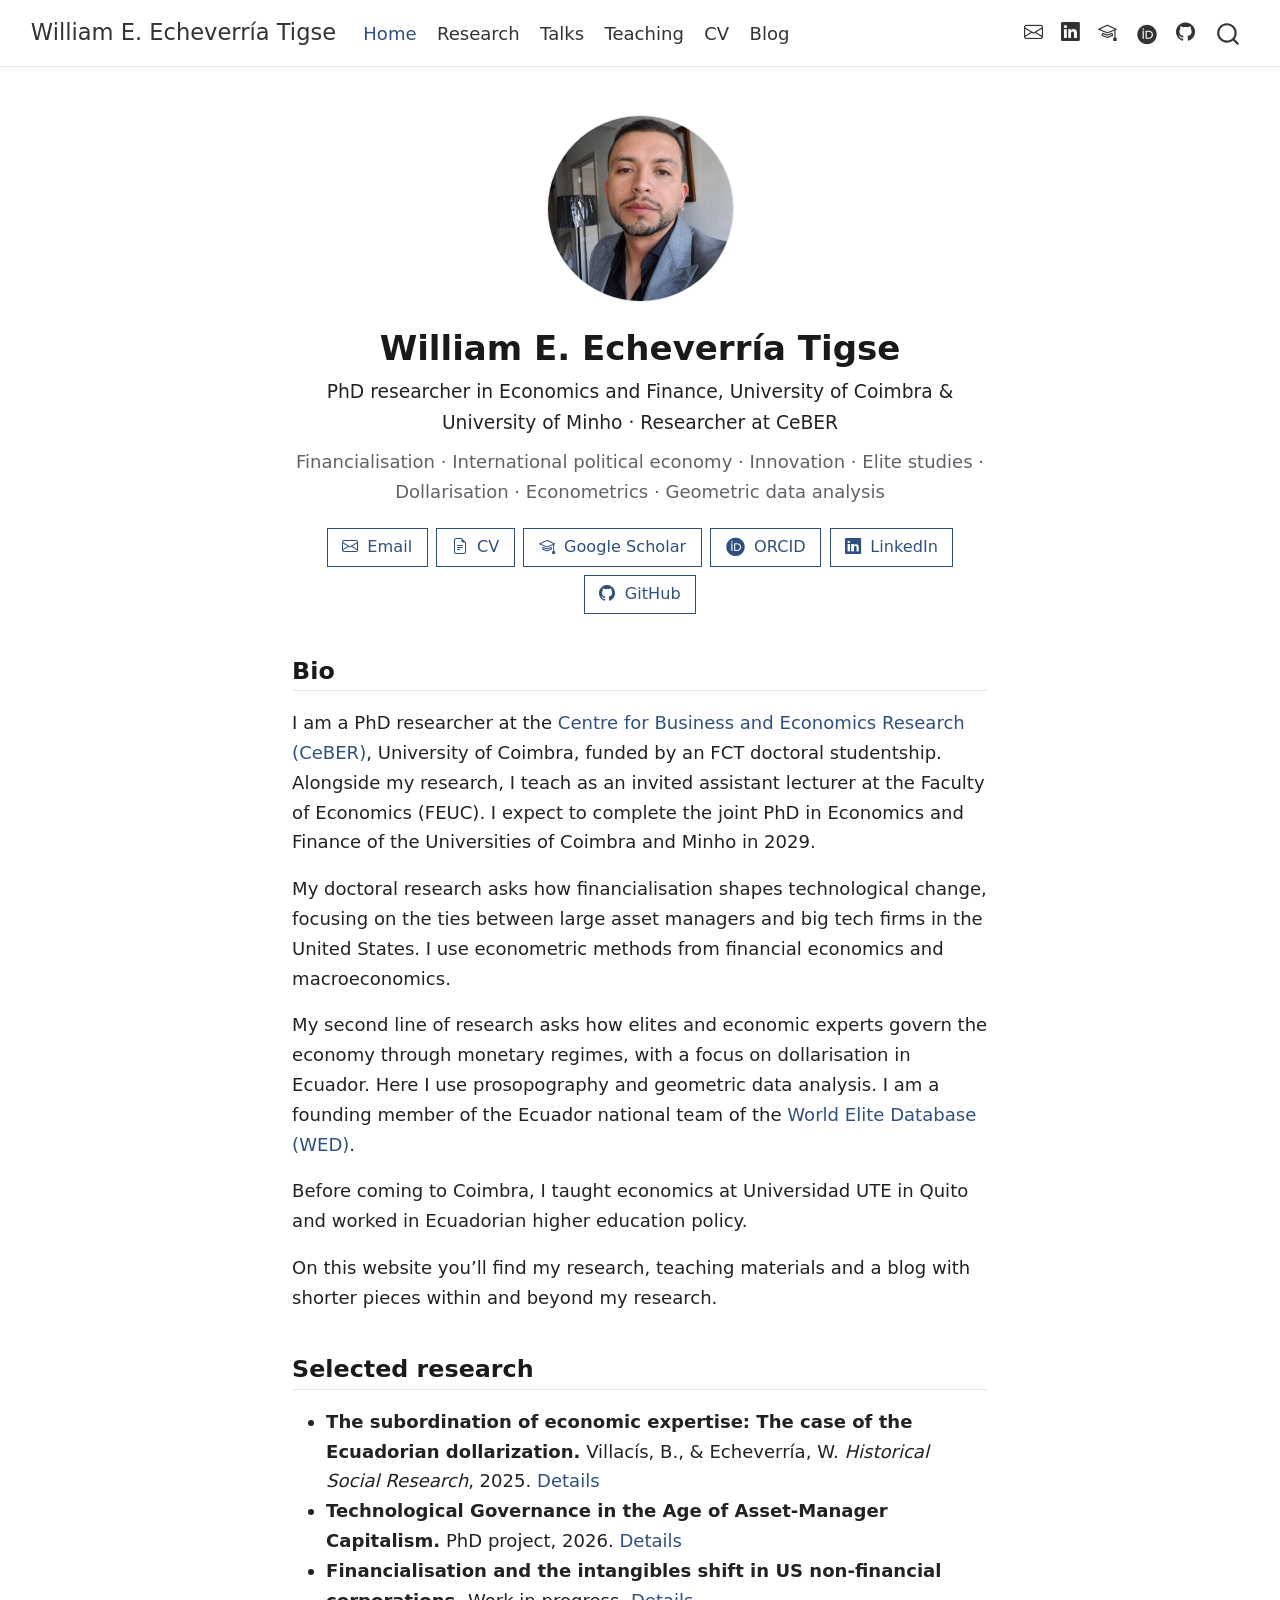
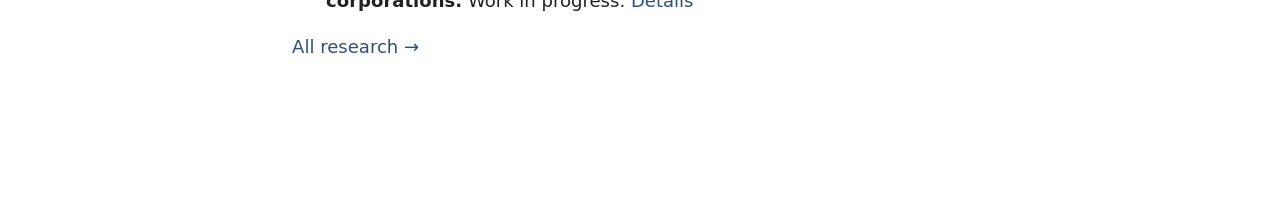
<file: index.html>
<!DOCTYPE html>
<html xmlns="http://www.w3.org/1999/xhtml" lang="en-GB" xml:lang="en-GB"><head>

<meta charset="utf-8">
<meta name="generator" content="quarto-1.10.19">

<meta name="viewport" content="width=device-width, initial-scale=1.0, user-scalable=yes">

<meta name="description" content="William E. Echeverría Tigse is a PhD researcher in Economics and Finance at the University of Coimbra and the University of Minho, and a researcher at CeBER.">

<title>William E. Echeverría Tigse</title>
<style>
/* Default styles provided by pandoc.
** See https://pandoc.org/MANUAL.html#variables-for-html for config info.
*/
span.smallcaps{font-variant: small-caps;}
div.columns{display: flex; gap: 1.5em;}
div.column{flex: auto;}
@media screen {
div.columns{gap: min(4vw, 1.5em);}
div.column{overflow-x: auto;}
}
div.hanging-indent{margin-left: 1.5em; text-indent: -1.5em;}
ul.task-list{list-style: none;}
ul.task-list li input[type="checkbox"] {
  width: 0.8em;
  margin: 0 0.8em 0.2em -1em; /* quarto-specific, see https://github.com/quarto-dev/quarto-cli/issues/4556 */ 
  vertical-align: middle;
}
</style>


<script src="site_libs/quarto-nav/quarto-nav.js"></script>
<script src="site_libs/quarto-nav/headroom.min.js"></script>
<script src="site_libs/clipboard/clipboard.min.js"></script>
<script src="site_libs/quarto-search/autocomplete.umd.js"></script>
<script src="site_libs/quarto-search/fuse.min.js"></script>
<script src="site_libs/quarto-search/quarto-search.js"></script>
<meta name="quarto:offset" content="./">
<script src="site_libs/quarto-html/quarto.js" type="module"></script>
<script src="site_libs/quarto-html/tabsets/tabsets.js" type="module"></script>
<script src="site_libs/quarto-html/popper.min.js"></script>
<script src="site_libs/quarto-html/tippy.umd.min.js"></script>
<script src="site_libs/quarto-html/anchor.min.js"></script>
<link href="site_libs/quarto-html/tippy.css" rel="stylesheet">
<link href="site_libs/quarto-html/quarto-syntax-highlighting-bf27225e3a48a9273f3daa8f8e829971.css" rel="stylesheet" id="quarto-text-highlighting-styles">
<script src="site_libs/bootstrap/bootstrap.min.js"></script>
<link href="site_libs/bootstrap/bootstrap-icons.css" rel="stylesheet">
<link href="site_libs/bootstrap/bootstrap-2da2637d38ca73375041bc79f7d2a82a.min.css" rel="stylesheet" append-hash="true" id="quarto-bootstrap" data-mode="light">
<link href="site_libs/quarto-contrib/academicons-1.9.4/all.css" rel="stylesheet">
<link href="site_libs/quarto-contrib/academicons-1.9.4/size.css" rel="stylesheet">
<script id="quarto-search-options" type="application/json">{
  "location": "navbar",
  "copy-button": false,
  "collapse-after": 3,
  "panel-placement": "end",
  "type": "overlay",
  "limit": 50,
  "keyboard-shortcut": [
    "f",
    "/",
    "s"
  ],
  "show-item-context": false,
  "language": {
    "search-no-results-text": "No results",
    "search-matching-documents-text": "matching documents",
    "search-copy-link-title": "Copy link to search",
    "search-hide-matches-text": "Hide additional matches",
    "search-more-match-text": "more match in this document",
    "search-more-matches-text": "more matches in this document",
    "search-clear-button-title": "Clear",
    "search-text-placeholder": "",
    "search-detached-cancel-button-title": "Cancel",
    "search-submit-button-title": "Submit",
    "search-label": "Search"
  }
}</script>
<script type="application/ld+json">
{
  "@context": "https://schema.org",
  "@type": "Person",
  "name": "William E. Echeverría Tigse",
  "alternateName": [
    "William Enrique Echeverría Tigse",
    "William Echeverría",
    "William Echeverria",
    "William Echeverría Tigse",
    "William Echeverria Tigse",
    "Echeverría Tigse"
  ],
  "jobTitle": [
    { "@language": "en", "@value": "PhD researcher in Economics and Finance" },
    { "@language": "es", "@value": "Investigador doctoral en Economía y Finanzas" }
  ],
  "description": [
    { "@language": "en", "@value": "PhD researcher in Economics and Finance at the University of Coimbra and the University of Minho, and researcher at the Centre for Business and Economics Research (CeBER), University of Coimbra. Research interests: financialisation, international political economy, innovation, elite studies, dollarisation, econometrics and geometric data analysis." },
    { "@language": "es", "@value": "Investigador doctoral en Economía y Finanzas en la Universidade de Coimbra y la Universidade do Minho, e investigador del Centre for Business and Economics Research (CeBER) de la Universidade de Coimbra. Áreas de investigación: financiarización, economía política internacional, innovación, estudios sobre élites, dolarización, econometría y análisis geométrico de datos." }
  ],
  "affiliation": [
    {
      "@type": "CollegeOrUniversity",
      "name": "University of Coimbra"
    },
    {
      "@type": "CollegeOrUniversity",
      "name": "University of Minho"
    },
    {
      "@type": "ResearchOrganization",
      "name": "Centre for Business and Economics Research (CeBER)",
      "parentOrganization": {
        "@type": "CollegeOrUniversity",
        "name": "University of Coimbra"
      }
    }
  ],
  "knowsLanguage": ["es", "en", "pt", "fr", "qu"],
  "image": "https://williamecheverriat.github.io/images/profile.jpg",
  "url": "https://williamecheverriat.github.io/",
  "email": "echeverriatigse@uc.pt",
  "sameAs": [
    "https://orcid.org/0000-0003-3152-1012",
    "https://scholar.google.com/citations?user=X_U8qbwAAAAJ",
    "https://www.linkedin.com/in/william-echeverr%C3%ADa-299116215/",
    "https://github.com/williamecheverriat"
  ]
}
</script>


<meta property="og:title" content="William E. Echeverría Tigse">
<meta property="og:description" content="William E. Echeverría Tigse is a PhD researcher in Economics and Finance at the University of Coimbra and the University of Minho, and a researcher at CeBER.">
<meta property="og:image" content="https://williamecheverriat.github.io/images/profile.jpg">
<meta property="og:site_name" content="William E. Echeverría Tigse">
<meta property="og:locale" content="en_GB">
<meta property="og:image:alt" content="Portrait of William E. Echeverría Tigse">
<meta name="twitter:title" content="William E. Echeverría Tigse">
<meta name="twitter:description" content="William E. Echeverría Tigse is a PhD researcher in Economics and Finance at the University of Coimbra and the University of Minho, and a researcher at CeBER.">
<meta name="twitter:image" content="https://williamecheverriat.github.io/images/profile.jpg">
<meta name="twitter:card" content="summary">
<meta name="twitter:image:alt" content="Portrait of William E. Echeverría Tigse">
</head>

<body class="nav-fixed fullcontent quarto-light">

<div id="quarto-search-results"></div>
  <header id="quarto-header" class="headroom fixed-top">
    <nav class="navbar navbar-expand-lg " data-bs-theme="dark">
      <div class="navbar-container container-fluid">
      <div class="navbar-brand-container mx-auto">
    <a class="navbar-brand" href="./index.html">
    <span class="navbar-title">William E. Echeverría Tigse</span>
    </a>
  </div>
            <div id="quarto-search" class="" title="Search"></div>
          <button class="navbar-toggler" type="button" data-bs-toggle="collapse" data-bs-target="#navbarCollapse" aria-controls="navbarCollapse" role="menu" aria-expanded="false" aria-label="Toggle navigation" onclick="if (window.quartoToggleHeadroom) { window.quartoToggleHeadroom(); }">
  <span class="navbar-toggler-icon"></span>
</button>
          <div class="collapse navbar-collapse" id="navbarCollapse">
            <ul class="navbar-nav navbar-nav-scroll me-auto">
  <li class="nav-item">
    <a class="nav-link active" href="./index.html" aria-current="page"> 
<span class="menu-text">Home</span></a>
  </li>  
  <li class="nav-item">
    <a class="nav-link" href="./research.html"> 
<span class="menu-text">Research</span></a>
  </li>  
  <li class="nav-item">
    <a class="nav-link" href="./talks.html"> 
<span class="menu-text">Talks</span></a>
  </li>  
  <li class="nav-item">
    <a class="nav-link" href="./teaching.html"> 
<span class="menu-text">Teaching</span></a>
  </li>  
  <li class="nav-item">
    <a class="nav-link" href="./cv.html"> 
<span class="menu-text">CV</span></a>
  </li>  
  <li class="nav-item">
    <a class="nav-link" href="./blog.html"> 
<span class="menu-text">Blog</span></a>
  </li>  
</ul>
            <ul class="navbar-nav navbar-nav-scroll ms-auto">
  <li class="nav-item compact">
    <a class="nav-link" href="mailto:echeverriatigse@uc.pt"> <i class="bi bi-envelope" role="img" aria-label="Email">
</i> 
<span class="menu-text"></span></a>
  </li>  
  <li class="nav-item compact">
    <a class="nav-link" href="https://www.linkedin.com/in/william-echeverr%C3%ADa-299116215/"> <i class="bi bi-linkedin" role="img" aria-label="LinkedIn">
</i> 
<span class="menu-text"></span></a>
  </li>  
  <li class="nav-item compact">
    <a class="nav-link" href="https://scholar.google.com/citations?user=X_U8qbwAAAAJ"> <i class="bi bi-mortarboard" role="img" aria-label="Google Scholar">
</i> 
<span class="menu-text"></span></a>
  </li>  
  <li class="nav-item">
    <a class="nav-link" href="https://orcid.org/0000-0003-3152-1012"> 
<span class="menu-text"><i class="ai  ai-orcid" aria-label="orcid"></i><span class="visually-hidden">ORCID</span></span></a>
  </li>  
  <li class="nav-item compact">
    <a class="nav-link" href="https://github.com/williamecheverriat"> <i class="bi bi-github" role="img" aria-label="GitHub">
</i> 
<span class="menu-text"></span></a>
  </li>  
</ul>
          </div> <!-- /navcollapse -->
            <div class="quarto-navbar-tools">
</div>
      </div> <!-- /container-fluid -->
    </nav>
</header>
<!-- content -->
<div id="quarto-content" class="quarto-container page-columns page-rows-contents page-layout-article page-navbar">
<!-- sidebar -->
<!-- margin-sidebar -->
    
<!-- main -->
<main class="content" id="quarto-document-content"><header id="title-block-header" class="quarto-title-block"></header>




<div class="profile-header">
<p><img src="images/profile.jpg" class="profile-photo img-fluid" alt="Portrait of William E. Echeverría Tigse"></p>
<!-- Raw HTML H1: a Markdown "#" heading would wrap the rest of the header in a styled section. -->
<h1 class="profile-name">William E. Echeverría Tigse</h1>
<p><span class="profile-role">PhD researcher in Economics and Finance, University of Coimbra &amp; University of Minho · Researcher at CeBER</span></p>
<p><span class="profile-areas">Financialisation · International political economy · Innovation · Elite studies · Dollarisation · Econometrics · Geometric data analysis</span></p>
<div class="profile-links">
<p><a href="mailto:echeverriatigse@uc.pt" class="btn btn-outline-primary"><span class="bi bi-envelope" aria-hidden="true"></span> Email</a> <a href="files/cv.pdf" class="btn btn-outline-primary"><span class="bi bi-file-earmark-text" aria-hidden="true"></span> CV</a> <a href="https://scholar.google.com/citations?user=X_U8qbwAAAAJ" class="btn btn-outline-primary"><span class="bi bi-mortarboard" aria-hidden="true"></span> Google Scholar</a> <a href="https://orcid.org/0000-0003-3152-1012" class="btn btn-outline-primary"><span class="icon-wrap" aria-hidden="true"><i class="ai  ai-orcid" aria-label="orcid"></i></span> ORCID</a> <a href="https://www.linkedin.com/in/william-echeverr%C3%ADa-299116215/" class="btn btn-outline-primary"><span class="bi bi-linkedin" aria-hidden="true"></span> LinkedIn</a> <a href="https://github.com/williamecheverriat" class="btn btn-outline-primary"><span class="bi bi-github" aria-hidden="true"></span> GitHub</a></p>
</div>
</div>
<section id="bio" class="level2">
<h2 class="anchored" data-anchor-id="bio">Bio</h2>
<p>I am a PhD researcher at the <a href="https://www.uc.pt/en/uid/ceber/">Centre for Business and Economics Research (CeBER)</a>, University of Coimbra, funded by an FCT doctoral studentship. Alongside my research, I teach as an invited assistant lecturer at the Faculty of Economics (FEUC). I expect to complete the joint PhD in Economics and Finance of the Universities of Coimbra and Minho in 2029.</p>
<p>My doctoral research asks how financialisation shapes technological change, focusing on the ties between large asset managers and big tech firms in the United States. I use econometric methods from financial economics and macroeconomics.</p>
<p>My second line of research asks how elites and economic experts govern the economy through monetary regimes, with a focus on dollarisation in Ecuador. Here I use prosopography and geometric data analysis. I am a founding member of the Ecuador national team of the <a href="https://worldelitedatabase.org/">World Elite Database (WED)</a>.</p>
<p>Before coming to Coimbra, I taught economics at Universidad UTE in Quito and worked in Ecuadorian higher education policy.</p>
<p>On this website you’ll find my research, teaching materials and a blog with shorter pieces within and beyond my research.</p>
</section>
<section id="selected-research" class="level2">
<h2 class="anchored" data-anchor-id="selected-research">Selected research</h2>
<ul>
<li><strong>The subordination of economic expertise: The case of the Ecuadorian dollarization.</strong> Villacís, B., &amp; Echeverría, W. <em>Historical Social Research</em>, 2025. <a href="./research.html#publications">Details</a></li>
<li><strong>Technological Governance in the Age of Asset-Manager Capitalism.</strong> PhD project, 2026. <a href="./research.html#work-in-progress">Details</a></li>
<li><strong>Financialisation and the intangibles shift in US non-financial corporations.</strong> Work in progress. <a href="./research.html#work-in-progress">Details</a></li>
</ul>
<p><a href="./research.html">All research →</a></p>


</section>

</main> <!-- /main -->
<script id="quarto-html-after-body" type="application/javascript">
  window.document.addEventListener("DOMContentLoaded", function (event) {
    const icon = "";
    const anchorJS = new window.AnchorJS();
    anchorJS.options = {
      placement: 'right',
      icon: icon
    };
    anchorJS.add('.anchored');
    const isCodeAnnotation = (el) => {
      for (const clz of el.classList) {
        if (clz.startsWith('code-annotation-')) {                     
          return true;
        }
      }
      return false;
    }
    const onCopySuccess = function(e) {
      // button target
      const button = e.trigger;
      // don't keep focus
      button.blur();
      // flash "checked"
      button.classList.add('code-copy-button-checked');
      var currentTitle = button.getAttribute("title");
      button.setAttribute("title", "Copied!");
      let tooltip;
      if (window.bootstrap) {
        button.setAttribute("data-bs-toggle", "tooltip");
        button.setAttribute("data-bs-placement", "left");
        button.setAttribute("data-bs-title", "Copied!");
        tooltip = new bootstrap.Tooltip(button, 
          { trigger: "manual", 
            customClass: "code-copy-button-tooltip",
            offset: [0, -8]});
        tooltip.show();    
      }
      setTimeout(function() {
        if (tooltip) {
          tooltip.hide();
          button.removeAttribute("data-bs-title");
          button.removeAttribute("data-bs-toggle");
          button.removeAttribute("data-bs-placement");
        }
        button.setAttribute("title", currentTitle);
        button.classList.remove('code-copy-button-checked');
      }, 1000);
      // clear code selection
      e.clearSelection();
    }
    const getTextToCopy = function(trigger) {
      const outerScaffold = trigger.parentElement.cloneNode(true);
      const codeEl = outerScaffold.querySelector('code');
      for (const childEl of codeEl.children) {
        if (isCodeAnnotation(childEl)) {
          childEl.remove();
        }
      }
      return codeEl.innerText;
    }
    const clipboard = new window.ClipboardJS('.code-copy-button:not([data-in-quarto-modal])', {
      text: getTextToCopy
    });
    clipboard.on('success', onCopySuccess);
    if (window.document.getElementById('quarto-embedded-source-code-modal')) {
      const clipboardModal = new window.ClipboardJS('.code-copy-button[data-in-quarto-modal]', {
        text: getTextToCopy,
        container: window.document.getElementById('quarto-embedded-source-code-modal')
      });
      clipboardModal.on('success', onCopySuccess);
    }
      var localhostRegex = new RegExp(/^(?:http|https):\/\/localhost\:?[0-9]*\//);
      var mailtoRegex = new RegExp(/^mailto:/);
        var filterRegex = new RegExp("https:\/\/williamecheverriat\.github\.io");
      var isInternal = (href) => {
          return filterRegex.test(href) || localhostRegex.test(href) || mailtoRegex.test(href);
      }
      // Inspect non-navigation links and adorn them if external
     var links = window.document.querySelectorAll('a[href]:not(.nav-link):not(.navbar-brand):not(.toc-action):not(.sidebar-link):not(.sidebar-item-toggle):not(.pagination-link):not(.no-external):not([aria-hidden]):not(.dropdown-item):not(.quarto-navigation-tool):not(.about-link)');
      for (var i=0; i<links.length; i++) {
        const link = links[i];
        if (!isInternal(link.href)) {
          // undo the damage that might have been done by quarto-nav.js in the case of
          // links that we want to consider external
          if (link.dataset.originalHref !== undefined) {
            link.href = link.dataset.originalHref;
          }
        }
      }
    function tippyHover(el, contentFn, onTriggerFn, onUntriggerFn) {
      const config = {
        allowHTML: true,
        maxWidth: 500,
        delay: 100,
        arrow: false,
        appendTo: function(el) {
            return el.parentElement;
        },
        interactive: true,
        interactiveBorder: 10,
        theme: 'quarto',
        placement: 'bottom-start',
      };
      if (contentFn) {
        config.content = contentFn;
      }
      if (onTriggerFn) {
        config.onTrigger = onTriggerFn;
      }
      if (onUntriggerFn) {
        config.onUntrigger = onUntriggerFn;
      }
      window.tippy(el, config); 
    }
    const noterefs = window.document.querySelectorAll('a[role="doc-noteref"]');
    for (var i=0; i<noterefs.length; i++) {
      const ref = noterefs[i];
      tippyHover(ref, function() {
        // use id or data attribute instead here
        let href = ref.getAttribute('data-footnote-href') || ref.getAttribute('href');
        try { href = new URL(href).hash; } catch {}
        const id = href.replace(/^#\/?/, "");
        const note = window.document.getElementById(id);
        if (note) {
          return note.innerHTML;
        } else {
          return "";
        }
      });
    }
    const xrefs = window.document.querySelectorAll('a.quarto-xref');
    const processXRef = (id, note) => {
      // Strip column container classes
      const stripColumnClz = (el) => {
        el.classList.remove("page-full", "page-columns");
        if (el.children) {
          for (const child of el.children) {
            stripColumnClz(child);
          }
        }
      }
      stripColumnClz(note)
      if (id === null || id.startsWith('sec-')) {
        // Special case sections, only their first couple elements
        const container = document.createElement("div");
        if (note.children && note.children.length > 2) {
          container.appendChild(note.children[0].cloneNode(true));
          for (let i = 1; i < note.children.length; i++) {
            const child = note.children[i];
            if (child.tagName === "P" && child.innerText === "") {
              continue;
            } else {
              container.appendChild(child.cloneNode(true));
              break;
            }
          }
          if (window.Quarto?.typesetMath) {
            window.Quarto.typesetMath(container);
          }
          return container.innerHTML
        } else {
          if (window.Quarto?.typesetMath) {
            window.Quarto.typesetMath(note);
          }
          return note.innerHTML;
        }
      } else {
        // Remove any anchor links if they are present
        const anchorLink = note.querySelector('a.anchorjs-link');
        if (anchorLink) {
          anchorLink.remove();
        }
        if (window.Quarto?.typesetMath) {
          window.Quarto.typesetMath(note);
        }
        if (note.classList.contains("callout")) {
          return note.outerHTML;
        } else {
          return note.innerHTML;
        }
      }
    }
    for (var i=0; i<xrefs.length; i++) {
      const xref = xrefs[i];
      tippyHover(xref, undefined, function(instance) {
        instance.disable();
        let url = xref.getAttribute('href');
        let hash = undefined; 
        if (url.startsWith('#')) {
          hash = url;
        } else {
          try { hash = new URL(url).hash; } catch {}
        }
        if (hash) {
          const id = hash.replace(/^#\/?/, "");
          const note = window.document.getElementById(id);
          if (note !== null) {
            try {
              const html = processXRef(id, note.cloneNode(true));
              instance.setContent(html);
            } finally {
              instance.enable();
              instance.show();
            }
          } else {
            // See if we can fetch this
            fetch(url.split('#')[0])
            .then(res => res.text())
            .then(html => {
              const parser = new DOMParser();
              const htmlDoc = parser.parseFromString(html, "text/html");
              const note = htmlDoc.getElementById(id);
              if (note !== null) {
                const html = processXRef(id, note);
                instance.setContent(html);
              } 
            }).finally(() => {
              instance.enable();
              instance.show();
            });
          }
        } else {
          // See if we can fetch a full url (with no hash to target)
          // This is a special case and we should probably do some content thinning / targeting
          fetch(url)
          .then(res => res.text())
          .then(html => {
            const parser = new DOMParser();
            const htmlDoc = parser.parseFromString(html, "text/html");
            const note = htmlDoc.querySelector('main.content');
            if (note !== null) {
              // This should only happen for chapter cross references
              // (since there is no id in the URL)
              // remove the first header
              if (note.children.length > 0 && note.children[0].tagName === "HEADER") {
                note.children[0].remove();
              }
              const html = processXRef(null, note);
              instance.setContent(html);
            } 
          }).finally(() => {
            instance.enable();
            instance.show();
          });
        }
      }, function(instance) {
      });
    }
        let selectedAnnoteEl;
        const selectorForAnnotation = ( cell, annotation) => {
          let cellAttr = 'data-code-cell="' + cell + '"';
          let lineAttr = 'data-code-annotation="' +  annotation + '"';
          const selector = 'span[' + cellAttr + '][' + lineAttr + ']';
          return selector;
        }
        const selectCodeLines = (annoteEl) => {
          const doc = window.document;
          const targetCell = annoteEl.getAttribute("data-target-cell");
          const targetAnnotation = annoteEl.getAttribute("data-target-annotation");
          const annoteSpan = window.document.querySelector(selectorForAnnotation(targetCell, targetAnnotation));
          const lines = annoteSpan.getAttribute("data-code-lines").split(",");
          const lineIds = lines.map((line) => {
            return targetCell + "-" + line;
          })
          let top = null;
          let height = null;
          let parent = null;
          if (lineIds.length > 0) {
              //compute the position of the single el (top and bottom and make a div)
              const el = window.document.getElementById(lineIds[0]);
              top = el.offsetTop;
              height = el.offsetHeight;
              parent = el.parentElement.parentElement;
            if (lineIds.length > 1) {
              const lastEl = window.document.getElementById(lineIds[lineIds.length - 1]);
              const bottom = lastEl.offsetTop + lastEl.offsetHeight;
              height = bottom - top;
            }
            if (top !== null && height !== null && parent !== null) {
              // cook up a div (if necessary) and position it 
              let div = window.document.getElementById("code-annotation-line-highlight");
              if (div === null) {
                div = window.document.createElement("div");
                div.setAttribute("id", "code-annotation-line-highlight");
                div.style.position = 'absolute';
                parent.appendChild(div);
              }
              div.style.top = top - 2 + "px";
              div.style.height = height + 4 + "px";
              div.style.left = 0;
              let gutterDiv = window.document.getElementById("code-annotation-line-highlight-gutter");
              if (gutterDiv === null) {
                gutterDiv = window.document.createElement("div");
                gutterDiv.setAttribute("id", "code-annotation-line-highlight-gutter");
                gutterDiv.style.position = 'absolute';
                const codeCell = window.document.getElementById(targetCell);
                const gutter = codeCell.querySelector('.code-annotation-gutter');
                gutter.appendChild(gutterDiv);
              }
              gutterDiv.style.top = top - 2 + "px";
              gutterDiv.style.height = height + 4 + "px";
            }
            selectedAnnoteEl = annoteEl;
          }
        };
        const unselectCodeLines = () => {
          const elementsIds = ["code-annotation-line-highlight", "code-annotation-line-highlight-gutter"];
          elementsIds.forEach((elId) => {
            const div = window.document.getElementById(elId);
            if (div) {
              div.remove();
            }
          });
          selectedAnnoteEl = undefined;
        };
          // Handle positioning of the toggle
      window.addEventListener(
        "resize",
        throttle(() => {
          elRect = undefined;
          if (selectedAnnoteEl) {
            selectCodeLines(selectedAnnoteEl);
          }
        }, 10)
      );
      function throttle(fn, ms) {
      let throttle = false;
      let timer;
        return (...args) => {
          if(!throttle) { // first call gets through
              fn.apply(this, args);
              throttle = true;
          } else { // all the others get throttled
              if(timer) clearTimeout(timer); // cancel #2
              timer = setTimeout(() => {
                fn.apply(this, args);
                timer = throttle = false;
              }, ms);
          }
        };
      }
        // Attach click handler to the DT
        const annoteDls = window.document.querySelectorAll('dt[data-target-cell]');
        for (const annoteDlNode of annoteDls) {
          annoteDlNode.addEventListener('click', (event) => {
            const clickedEl = event.target;
            if (clickedEl !== selectedAnnoteEl) {
              unselectCodeLines();
              const activeEl = window.document.querySelector('dt[data-target-cell].code-annotation-active');
              if (activeEl) {
                activeEl.classList.remove('code-annotation-active');
              }
              selectCodeLines(clickedEl);
              clickedEl.classList.add('code-annotation-active');
            } else {
              // Unselect the line
              unselectCodeLines();
              clickedEl.classList.remove('code-annotation-active');
            }
          });
        }
    const findCites = (el) => {
      const parentEl = el.parentElement;
      if (parentEl) {
        const cites = parentEl.dataset.cites;
        if (cites) {
          return {
            el,
            cites: cites.split(' ')
          };
        } else {
          return findCites(el.parentElement)
        }
      } else {
        return undefined;
      }
    };
    var bibliorefs = window.document.querySelectorAll('a[role="doc-biblioref"]');
    for (var i=0; i<bibliorefs.length; i++) {
      const ref = bibliorefs[i];
      const citeInfo = findCites(ref);
      if (citeInfo) {
        tippyHover(citeInfo.el, function() {
          var popup = window.document.createElement('div');
          citeInfo.cites.forEach(function(cite) {
            var citeDiv = window.document.createElement('div');
            citeDiv.classList.add('hanging-indent');
            citeDiv.classList.add('csl-entry');
            var biblioDiv = window.document.getElementById('ref-' + cite);
            if (biblioDiv) {
              citeDiv.innerHTML = biblioDiv.innerHTML;
            }
            popup.appendChild(citeDiv);
          });
          return popup.innerHTML;
        });
      }
    }
  });
  </script>
</div> <!-- /content -->




</body></html>
</file>
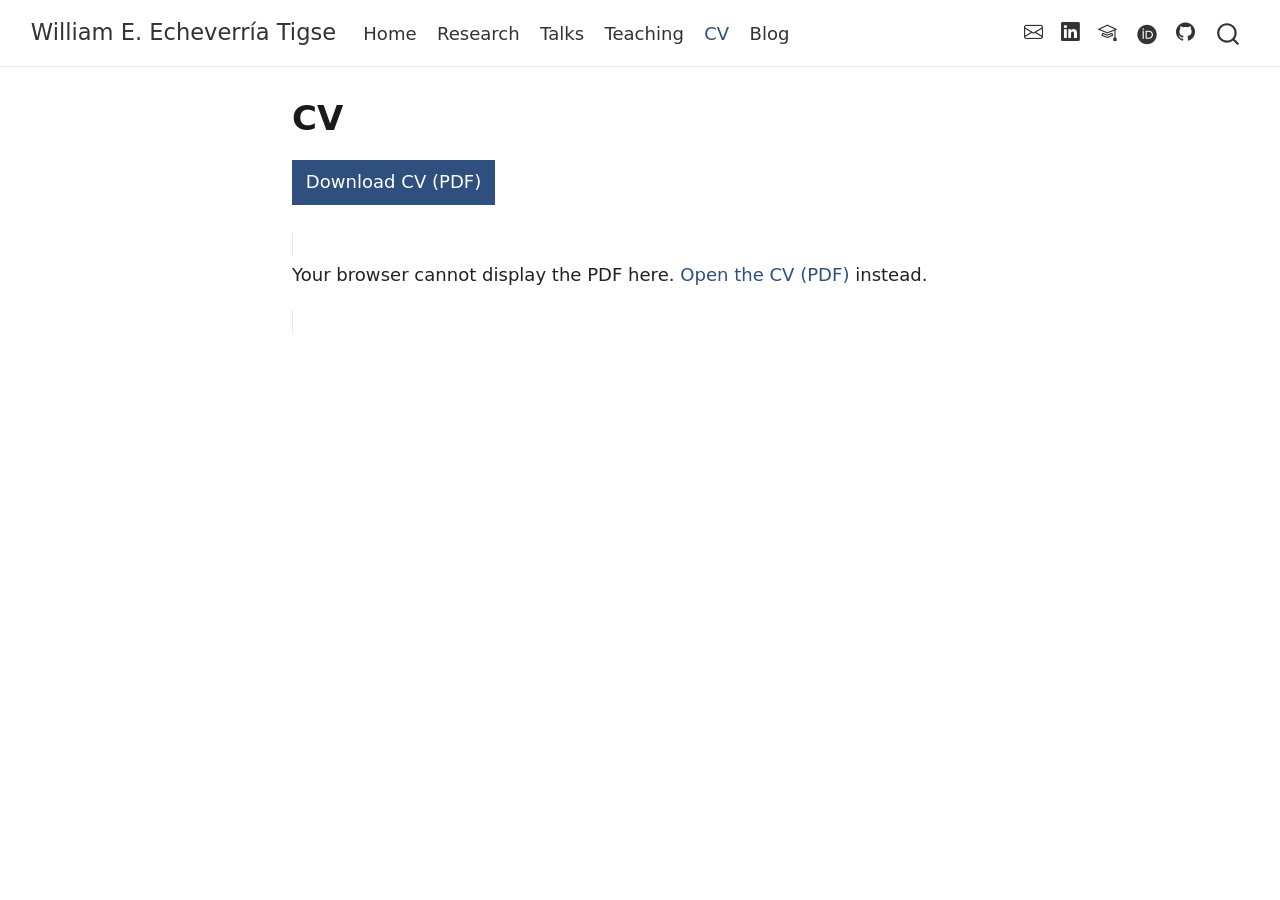
<file: cv.html>
<!DOCTYPE html>
<html xmlns="http://www.w3.org/1999/xhtml" lang="en-GB" xml:lang="en-GB"><head>

<meta charset="utf-8">
<meta name="generator" content="quarto-1.10.19">

<meta name="viewport" content="width=device-width, initial-scale=1.0, user-scalable=yes">

<meta name="description" content="Curriculum vitae of William E. Echeverría Tigse (PDF), covering education, appointments, research, teaching and grants.">

<title>CV – William E. Echeverría Tigse</title>
<style>
/* Default styles provided by pandoc.
** See https://pandoc.org/MANUAL.html#variables-for-html for config info.
*/
span.smallcaps{font-variant: small-caps;}
div.columns{display: flex; gap: 1.5em;}
div.column{flex: auto;}
@media screen {
div.columns{gap: min(4vw, 1.5em);}
div.column{overflow-x: auto;}
}
div.hanging-indent{margin-left: 1.5em; text-indent: -1.5em;}
ul.task-list{list-style: none;}
ul.task-list li input[type="checkbox"] {
  width: 0.8em;
  margin: 0 0.8em 0.2em -1em; /* quarto-specific, see https://github.com/quarto-dev/quarto-cli/issues/4556 */ 
  vertical-align: middle;
}
</style>


<script src="site_libs/quarto-nav/quarto-nav.js"></script>
<script src="site_libs/quarto-nav/headroom.min.js"></script>
<script src="site_libs/clipboard/clipboard.min.js"></script>
<script src="site_libs/quarto-search/autocomplete.umd.js"></script>
<script src="site_libs/quarto-search/fuse.min.js"></script>
<script src="site_libs/quarto-search/quarto-search.js"></script>
<meta name="quarto:offset" content="./">
<script src="site_libs/quarto-html/quarto.js" type="module"></script>
<script src="site_libs/quarto-html/tabsets/tabsets.js" type="module"></script>
<script src="site_libs/quarto-html/popper.min.js"></script>
<script src="site_libs/quarto-html/tippy.umd.min.js"></script>
<script src="site_libs/quarto-html/anchor.min.js"></script>
<link href="site_libs/quarto-html/tippy.css" rel="stylesheet">
<link href="site_libs/quarto-html/quarto-syntax-highlighting-bf27225e3a48a9273f3daa8f8e829971.css" rel="stylesheet" id="quarto-text-highlighting-styles">
<script src="site_libs/bootstrap/bootstrap.min.js"></script>
<link href="site_libs/bootstrap/bootstrap-icons.css" rel="stylesheet">
<link href="site_libs/bootstrap/bootstrap-2da2637d38ca73375041bc79f7d2a82a.min.css" rel="stylesheet" append-hash="true" id="quarto-bootstrap" data-mode="light">
<link href="site_libs/quarto-contrib/academicons-1.9.4/all.css" rel="stylesheet">
<link href="site_libs/quarto-contrib/academicons-1.9.4/size.css" rel="stylesheet">
<script id="quarto-search-options" type="application/json">{
  "location": "navbar",
  "copy-button": false,
  "collapse-after": 3,
  "panel-placement": "end",
  "type": "overlay",
  "limit": 50,
  "keyboard-shortcut": [
    "f",
    "/",
    "s"
  ],
  "show-item-context": false,
  "language": {
    "search-no-results-text": "No results",
    "search-matching-documents-text": "matching documents",
    "search-copy-link-title": "Copy link to search",
    "search-hide-matches-text": "Hide additional matches",
    "search-more-match-text": "more match in this document",
    "search-more-matches-text": "more matches in this document",
    "search-clear-button-title": "Clear",
    "search-text-placeholder": "",
    "search-detached-cancel-button-title": "Cancel",
    "search-submit-button-title": "Submit",
    "search-label": "Search"
  }
}</script>


<meta property="og:title" content="CV – William E. Echeverría Tigse">
<meta property="og:description" content="Curriculum vitae of William E. Echeverría Tigse (PDF), covering education, appointments, research, teaching and grants.">
<meta property="og:image" content="https://williamecheverriat.github.io/images/profile.jpg">
<meta property="og:site_name" content="William E. Echeverría Tigse">
<meta property="og:locale" content="en_GB">
<meta property="og:image:alt" content="Portrait of William E. Echeverría Tigse">
<meta name="twitter:title" content="CV – William E. Echeverría Tigse">
<meta name="twitter:description" content="Curriculum vitae of William E. Echeverría Tigse (PDF), covering education, appointments, research, teaching and grants.">
<meta name="twitter:image" content="https://williamecheverriat.github.io/images/profile.jpg">
<meta name="twitter:card" content="summary">
<meta name="twitter:image:alt" content="Portrait of William E. Echeverría Tigse">
</head>

<body class="nav-fixed hide-description fullcontent quarto-light">

<div id="quarto-search-results"></div>
  <header id="quarto-header" class="headroom fixed-top">
    <nav class="navbar navbar-expand-lg " data-bs-theme="dark">
      <div class="navbar-container container-fluid">
      <div class="navbar-brand-container mx-auto">
    <a class="navbar-brand" href="./index.html">
    <span class="navbar-title">William E. Echeverría Tigse</span>
    </a>
  </div>
            <div id="quarto-search" class="" title="Search"></div>
          <button class="navbar-toggler" type="button" data-bs-toggle="collapse" data-bs-target="#navbarCollapse" aria-controls="navbarCollapse" role="menu" aria-expanded="false" aria-label="Toggle navigation" onclick="if (window.quartoToggleHeadroom) { window.quartoToggleHeadroom(); }">
  <span class="navbar-toggler-icon"></span>
</button>
          <div class="collapse navbar-collapse" id="navbarCollapse">
            <ul class="navbar-nav navbar-nav-scroll me-auto">
  <li class="nav-item">
    <a class="nav-link" href="./index.html"> 
<span class="menu-text">Home</span></a>
  </li>  
  <li class="nav-item">
    <a class="nav-link" href="./research.html"> 
<span class="menu-text">Research</span></a>
  </li>  
  <li class="nav-item">
    <a class="nav-link" href="./talks.html"> 
<span class="menu-text">Talks</span></a>
  </li>  
  <li class="nav-item">
    <a class="nav-link" href="./teaching.html"> 
<span class="menu-text">Teaching</span></a>
  </li>  
  <li class="nav-item">
    <a class="nav-link active" href="./cv.html" aria-current="page"> 
<span class="menu-text">CV</span></a>
  </li>  
  <li class="nav-item">
    <a class="nav-link" href="./blog.html"> 
<span class="menu-text">Blog</span></a>
  </li>  
</ul>
            <ul class="navbar-nav navbar-nav-scroll ms-auto">
  <li class="nav-item compact">
    <a class="nav-link" href="mailto:echeverriatigse@uc.pt"> <i class="bi bi-envelope" role="img" aria-label="Email">
</i> 
<span class="menu-text"></span></a>
  </li>  
  <li class="nav-item compact">
    <a class="nav-link" href="https://www.linkedin.com/in/william-echeverr%C3%ADa-299116215/"> <i class="bi bi-linkedin" role="img" aria-label="LinkedIn">
</i> 
<span class="menu-text"></span></a>
  </li>  
  <li class="nav-item compact">
    <a class="nav-link" href="https://scholar.google.com/citations?user=X_U8qbwAAAAJ"> <i class="bi bi-mortarboard" role="img" aria-label="Google Scholar">
</i> 
<span class="menu-text"></span></a>
  </li>  
  <li class="nav-item">
    <a class="nav-link" href="https://orcid.org/0000-0003-3152-1012"> 
<span class="menu-text"><i class="ai  ai-orcid" aria-label="orcid"></i><span class="visually-hidden">ORCID</span></span></a>
  </li>  
  <li class="nav-item compact">
    <a class="nav-link" href="https://github.com/williamecheverriat"> <i class="bi bi-github" role="img" aria-label="GitHub">
</i> 
<span class="menu-text"></span></a>
  </li>  
</ul>
          </div> <!-- /navcollapse -->
            <div class="quarto-navbar-tools">
</div>
      </div> <!-- /container-fluid -->
    </nav>
</header>
<!-- content -->
<div id="quarto-content" class="quarto-container page-columns page-rows-contents page-layout-article page-navbar">
<!-- sidebar -->
<!-- margin-sidebar -->
    
<!-- main -->
<main class="content" id="quarto-document-content">

<header id="title-block-header" class="quarto-title-block default">
<div class="quarto-title">
<h1 class="title">CV</h1>
</div>

<div>
  <div class="description">
    Curriculum vitae of William E. Echeverría Tigse (PDF), covering education, appointments, research, teaching and grants.
  </div>
</div>


<div class="quarto-title-meta">

    
  
    
  </div>
  


</header>


<div class="cv-actions">
<p><a href="files/cv.pdf" class="btn btn-primary" download="William_Echeverria_Tigse_CV.pdf">Download CV (PDF)</a></p>
</div>
<object class="cv-embed" data="files/cv.pdf" type="application/pdf" aria-label="CV of William E. Echeverría Tigse (PDF)">
<p>
Your browser cannot display the PDF here. <a href="files/cv.pdf">Open the CV (PDF)</a> instead.
</p>
</object>



</main> <!-- /main -->
<script id="quarto-html-after-body" type="application/javascript">
  window.document.addEventListener("DOMContentLoaded", function (event) {
    const icon = "";
    const anchorJS = new window.AnchorJS();
    anchorJS.options = {
      placement: 'right',
      icon: icon
    };
    anchorJS.add('.anchored');
    const isCodeAnnotation = (el) => {
      for (const clz of el.classList) {
        if (clz.startsWith('code-annotation-')) {                     
          return true;
        }
      }
      return false;
    }
    const onCopySuccess = function(e) {
      // button target
      const button = e.trigger;
      // don't keep focus
      button.blur();
      // flash "checked"
      button.classList.add('code-copy-button-checked');
      var currentTitle = button.getAttribute("title");
      button.setAttribute("title", "Copied!");
      let tooltip;
      if (window.bootstrap) {
        button.setAttribute("data-bs-toggle", "tooltip");
        button.setAttribute("data-bs-placement", "left");
        button.setAttribute("data-bs-title", "Copied!");
        tooltip = new bootstrap.Tooltip(button, 
          { trigger: "manual", 
            customClass: "code-copy-button-tooltip",
            offset: [0, -8]});
        tooltip.show();    
      }
      setTimeout(function() {
        if (tooltip) {
          tooltip.hide();
          button.removeAttribute("data-bs-title");
          button.removeAttribute("data-bs-toggle");
          button.removeAttribute("data-bs-placement");
        }
        button.setAttribute("title", currentTitle);
        button.classList.remove('code-copy-button-checked');
      }, 1000);
      // clear code selection
      e.clearSelection();
    }
    const getTextToCopy = function(trigger) {
      const outerScaffold = trigger.parentElement.cloneNode(true);
      const codeEl = outerScaffold.querySelector('code');
      for (const childEl of codeEl.children) {
        if (isCodeAnnotation(childEl)) {
          childEl.remove();
        }
      }
      return codeEl.innerText;
    }
    const clipboard = new window.ClipboardJS('.code-copy-button:not([data-in-quarto-modal])', {
      text: getTextToCopy
    });
    clipboard.on('success', onCopySuccess);
    if (window.document.getElementById('quarto-embedded-source-code-modal')) {
      const clipboardModal = new window.ClipboardJS('.code-copy-button[data-in-quarto-modal]', {
        text: getTextToCopy,
        container: window.document.getElementById('quarto-embedded-source-code-modal')
      });
      clipboardModal.on('success', onCopySuccess);
    }
      var localhostRegex = new RegExp(/^(?:http|https):\/\/localhost\:?[0-9]*\//);
      var mailtoRegex = new RegExp(/^mailto:/);
        var filterRegex = new RegExp("https:\/\/williamecheverriat\.github\.io");
      var isInternal = (href) => {
          return filterRegex.test(href) || localhostRegex.test(href) || mailtoRegex.test(href);
      }
      // Inspect non-navigation links and adorn them if external
     var links = window.document.querySelectorAll('a[href]:not(.nav-link):not(.navbar-brand):not(.toc-action):not(.sidebar-link):not(.sidebar-item-toggle):not(.pagination-link):not(.no-external):not([aria-hidden]):not(.dropdown-item):not(.quarto-navigation-tool):not(.about-link)');
      for (var i=0; i<links.length; i++) {
        const link = links[i];
        if (!isInternal(link.href)) {
          // undo the damage that might have been done by quarto-nav.js in the case of
          // links that we want to consider external
          if (link.dataset.originalHref !== undefined) {
            link.href = link.dataset.originalHref;
          }
        }
      }
    function tippyHover(el, contentFn, onTriggerFn, onUntriggerFn) {
      const config = {
        allowHTML: true,
        maxWidth: 500,
        delay: 100,
        arrow: false,
        appendTo: function(el) {
            return el.parentElement;
        },
        interactive: true,
        interactiveBorder: 10,
        theme: 'quarto',
        placement: 'bottom-start',
      };
      if (contentFn) {
        config.content = contentFn;
      }
      if (onTriggerFn) {
        config.onTrigger = onTriggerFn;
      }
      if (onUntriggerFn) {
        config.onUntrigger = onUntriggerFn;
      }
      window.tippy(el, config); 
    }
    const noterefs = window.document.querySelectorAll('a[role="doc-noteref"]');
    for (var i=0; i<noterefs.length; i++) {
      const ref = noterefs[i];
      tippyHover(ref, function() {
        // use id or data attribute instead here
        let href = ref.getAttribute('data-footnote-href') || ref.getAttribute('href');
        try { href = new URL(href).hash; } catch {}
        const id = href.replace(/^#\/?/, "");
        const note = window.document.getElementById(id);
        if (note) {
          return note.innerHTML;
        } else {
          return "";
        }
      });
    }
    const xrefs = window.document.querySelectorAll('a.quarto-xref');
    const processXRef = (id, note) => {
      // Strip column container classes
      const stripColumnClz = (el) => {
        el.classList.remove("page-full", "page-columns");
        if (el.children) {
          for (const child of el.children) {
            stripColumnClz(child);
          }
        }
      }
      stripColumnClz(note)
      if (id === null || id.startsWith('sec-')) {
        // Special case sections, only their first couple elements
        const container = document.createElement("div");
        if (note.children && note.children.length > 2) {
          container.appendChild(note.children[0].cloneNode(true));
          for (let i = 1; i < note.children.length; i++) {
            const child = note.children[i];
            if (child.tagName === "P" && child.innerText === "") {
              continue;
            } else {
              container.appendChild(child.cloneNode(true));
              break;
            }
          }
          if (window.Quarto?.typesetMath) {
            window.Quarto.typesetMath(container);
          }
          return container.innerHTML
        } else {
          if (window.Quarto?.typesetMath) {
            window.Quarto.typesetMath(note);
          }
          return note.innerHTML;
        }
      } else {
        // Remove any anchor links if they are present
        const anchorLink = note.querySelector('a.anchorjs-link');
        if (anchorLink) {
          anchorLink.remove();
        }
        if (window.Quarto?.typesetMath) {
          window.Quarto.typesetMath(note);
        }
        if (note.classList.contains("callout")) {
          return note.outerHTML;
        } else {
          return note.innerHTML;
        }
      }
    }
    for (var i=0; i<xrefs.length; i++) {
      const xref = xrefs[i];
      tippyHover(xref, undefined, function(instance) {
        instance.disable();
        let url = xref.getAttribute('href');
        let hash = undefined; 
        if (url.startsWith('#')) {
          hash = url;
        } else {
          try { hash = new URL(url).hash; } catch {}
        }
        if (hash) {
          const id = hash.replace(/^#\/?/, "");
          const note = window.document.getElementById(id);
          if (note !== null) {
            try {
              const html = processXRef(id, note.cloneNode(true));
              instance.setContent(html);
            } finally {
              instance.enable();
              instance.show();
            }
          } else {
            // See if we can fetch this
            fetch(url.split('#')[0])
            .then(res => res.text())
            .then(html => {
              const parser = new DOMParser();
              const htmlDoc = parser.parseFromString(html, "text/html");
              const note = htmlDoc.getElementById(id);
              if (note !== null) {
                const html = processXRef(id, note);
                instance.setContent(html);
              } 
            }).finally(() => {
              instance.enable();
              instance.show();
            });
          }
        } else {
          // See if we can fetch a full url (with no hash to target)
          // This is a special case and we should probably do some content thinning / targeting
          fetch(url)
          .then(res => res.text())
          .then(html => {
            const parser = new DOMParser();
            const htmlDoc = parser.parseFromString(html, "text/html");
            const note = htmlDoc.querySelector('main.content');
            if (note !== null) {
              // This should only happen for chapter cross references
              // (since there is no id in the URL)
              // remove the first header
              if (note.children.length > 0 && note.children[0].tagName === "HEADER") {
                note.children[0].remove();
              }
              const html = processXRef(null, note);
              instance.setContent(html);
            } 
          }).finally(() => {
            instance.enable();
            instance.show();
          });
        }
      }, function(instance) {
      });
    }
        let selectedAnnoteEl;
        const selectorForAnnotation = ( cell, annotation) => {
          let cellAttr = 'data-code-cell="' + cell + '"';
          let lineAttr = 'data-code-annotation="' +  annotation + '"';
          const selector = 'span[' + cellAttr + '][' + lineAttr + ']';
          return selector;
        }
        const selectCodeLines = (annoteEl) => {
          const doc = window.document;
          const targetCell = annoteEl.getAttribute("data-target-cell");
          const targetAnnotation = annoteEl.getAttribute("data-target-annotation");
          const annoteSpan = window.document.querySelector(selectorForAnnotation(targetCell, targetAnnotation));
          const lines = annoteSpan.getAttribute("data-code-lines").split(",");
          const lineIds = lines.map((line) => {
            return targetCell + "-" + line;
          })
          let top = null;
          let height = null;
          let parent = null;
          if (lineIds.length > 0) {
              //compute the position of the single el (top and bottom and make a div)
              const el = window.document.getElementById(lineIds[0]);
              top = el.offsetTop;
              height = el.offsetHeight;
              parent = el.parentElement.parentElement;
            if (lineIds.length > 1) {
              const lastEl = window.document.getElementById(lineIds[lineIds.length - 1]);
              const bottom = lastEl.offsetTop + lastEl.offsetHeight;
              height = bottom - top;
            }
            if (top !== null && height !== null && parent !== null) {
              // cook up a div (if necessary) and position it 
              let div = window.document.getElementById("code-annotation-line-highlight");
              if (div === null) {
                div = window.document.createElement("div");
                div.setAttribute("id", "code-annotation-line-highlight");
                div.style.position = 'absolute';
                parent.appendChild(div);
              }
              div.style.top = top - 2 + "px";
              div.style.height = height + 4 + "px";
              div.style.left = 0;
              let gutterDiv = window.document.getElementById("code-annotation-line-highlight-gutter");
              if (gutterDiv === null) {
                gutterDiv = window.document.createElement("div");
                gutterDiv.setAttribute("id", "code-annotation-line-highlight-gutter");
                gutterDiv.style.position = 'absolute';
                const codeCell = window.document.getElementById(targetCell);
                const gutter = codeCell.querySelector('.code-annotation-gutter');
                gutter.appendChild(gutterDiv);
              }
              gutterDiv.style.top = top - 2 + "px";
              gutterDiv.style.height = height + 4 + "px";
            }
            selectedAnnoteEl = annoteEl;
          }
        };
        const unselectCodeLines = () => {
          const elementsIds = ["code-annotation-line-highlight", "code-annotation-line-highlight-gutter"];
          elementsIds.forEach((elId) => {
            const div = window.document.getElementById(elId);
            if (div) {
              div.remove();
            }
          });
          selectedAnnoteEl = undefined;
        };
          // Handle positioning of the toggle
      window.addEventListener(
        "resize",
        throttle(() => {
          elRect = undefined;
          if (selectedAnnoteEl) {
            selectCodeLines(selectedAnnoteEl);
          }
        }, 10)
      );
      function throttle(fn, ms) {
      let throttle = false;
      let timer;
        return (...args) => {
          if(!throttle) { // first call gets through
              fn.apply(this, args);
              throttle = true;
          } else { // all the others get throttled
              if(timer) clearTimeout(timer); // cancel #2
              timer = setTimeout(() => {
                fn.apply(this, args);
                timer = throttle = false;
              }, ms);
          }
        };
      }
        // Attach click handler to the DT
        const annoteDls = window.document.querySelectorAll('dt[data-target-cell]');
        for (const annoteDlNode of annoteDls) {
          annoteDlNode.addEventListener('click', (event) => {
            const clickedEl = event.target;
            if (clickedEl !== selectedAnnoteEl) {
              unselectCodeLines();
              const activeEl = window.document.querySelector('dt[data-target-cell].code-annotation-active');
              if (activeEl) {
                activeEl.classList.remove('code-annotation-active');
              }
              selectCodeLines(clickedEl);
              clickedEl.classList.add('code-annotation-active');
            } else {
              // Unselect the line
              unselectCodeLines();
              clickedEl.classList.remove('code-annotation-active');
            }
          });
        }
    const findCites = (el) => {
      const parentEl = el.parentElement;
      if (parentEl) {
        const cites = parentEl.dataset.cites;
        if (cites) {
          return {
            el,
            cites: cites.split(' ')
          };
        } else {
          return findCites(el.parentElement)
        }
      } else {
        return undefined;
      }
    };
    var bibliorefs = window.document.querySelectorAll('a[role="doc-biblioref"]');
    for (var i=0; i<bibliorefs.length; i++) {
      const ref = bibliorefs[i];
      const citeInfo = findCites(ref);
      if (citeInfo) {
        tippyHover(citeInfo.el, function() {
          var popup = window.document.createElement('div');
          citeInfo.cites.forEach(function(cite) {
            var citeDiv = window.document.createElement('div');
            citeDiv.classList.add('hanging-indent');
            citeDiv.classList.add('csl-entry');
            var biblioDiv = window.document.getElementById('ref-' + cite);
            if (biblioDiv) {
              citeDiv.innerHTML = biblioDiv.innerHTML;
            }
            popup.appendChild(citeDiv);
          });
          return popup.innerHTML;
        });
      }
    }
  });
  </script>
</div> <!-- /content -->




</body></html>
</file>
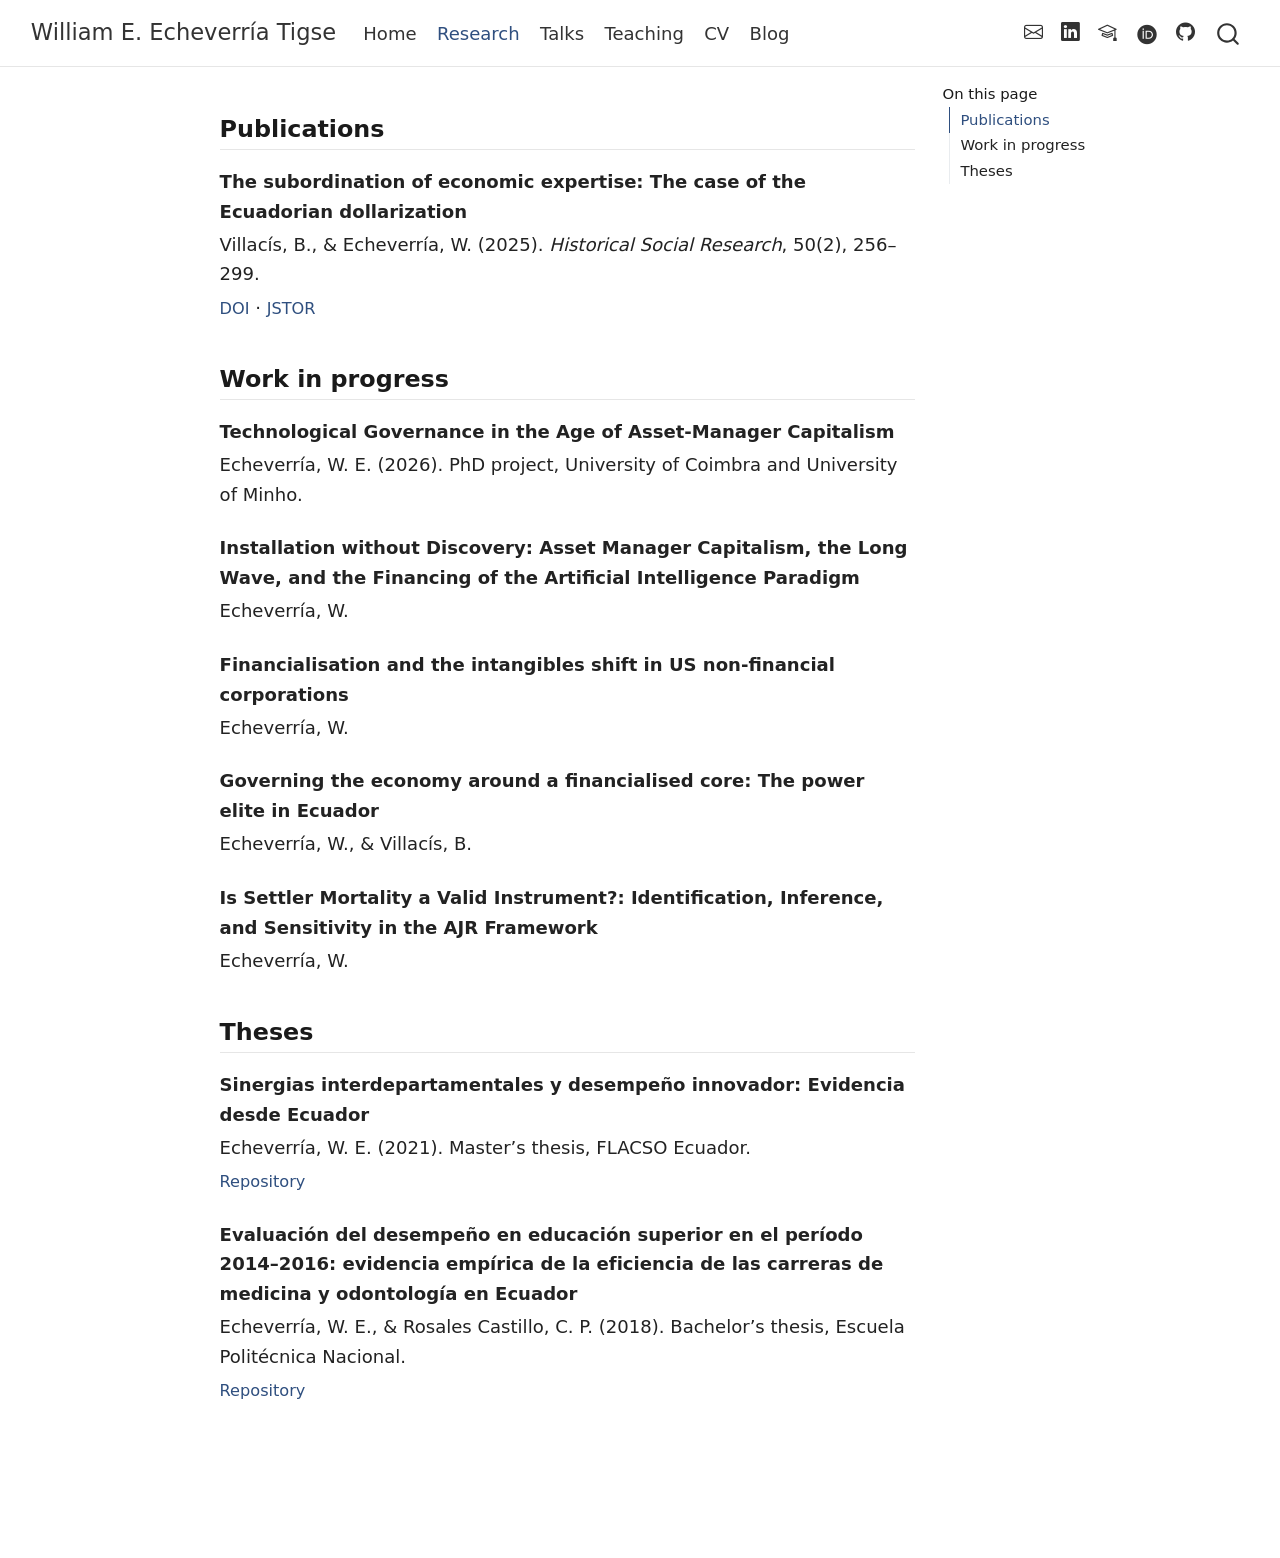
<file: research.html>
<!DOCTYPE html>
<html xmlns="http://www.w3.org/1999/xhtml" lang="en-GB" xml:lang="en-GB"><head>

<meta charset="utf-8">
<meta name="generator" content="quarto-1.10.19">

<meta name="viewport" content="width=device-width, initial-scale=1.0, user-scalable=yes">

<meta name="description" content="Publications, work in progress and theses by William E. Echeverría Tigse on financialisation, international political economy, innovation and dollarisation.">

<title>Research – William E. Echeverría Tigse</title>
<style>
/* Default styles provided by pandoc.
** See https://pandoc.org/MANUAL.html#variables-for-html for config info.
*/
span.smallcaps{font-variant: small-caps;}
div.columns{display: flex; gap: 1.5em;}
div.column{flex: auto;}
@media screen {
div.columns{gap: min(4vw, 1.5em);}
div.column{overflow-x: auto;}
}
div.hanging-indent{margin-left: 1.5em; text-indent: -1.5em;}
ul.task-list{list-style: none;}
ul.task-list li input[type="checkbox"] {
  width: 0.8em;
  margin: 0 0.8em 0.2em -1em; /* quarto-specific, see https://github.com/quarto-dev/quarto-cli/issues/4556 */ 
  vertical-align: middle;
}
</style>


<script src="site_libs/quarto-nav/quarto-nav.js"></script>
<script src="site_libs/quarto-nav/headroom.min.js"></script>
<script src="site_libs/clipboard/clipboard.min.js"></script>
<script src="site_libs/quarto-search/autocomplete.umd.js"></script>
<script src="site_libs/quarto-search/fuse.min.js"></script>
<script src="site_libs/quarto-search/quarto-search.js"></script>
<meta name="quarto:offset" content="./">
<script src="site_libs/quarto-html/quarto.js" type="module"></script>
<script src="site_libs/quarto-html/tabsets/tabsets.js" type="module"></script>
<script src="site_libs/quarto-html/popper.min.js"></script>
<script src="site_libs/quarto-html/tippy.umd.min.js"></script>
<script src="site_libs/quarto-html/anchor.min.js"></script>
<link href="site_libs/quarto-html/tippy.css" rel="stylesheet">
<link href="site_libs/quarto-html/quarto-syntax-highlighting-bf27225e3a48a9273f3daa8f8e829971.css" rel="stylesheet" id="quarto-text-highlighting-styles">
<script src="site_libs/bootstrap/bootstrap.min.js"></script>
<link href="site_libs/bootstrap/bootstrap-icons.css" rel="stylesheet">
<link href="site_libs/bootstrap/bootstrap-2da2637d38ca73375041bc79f7d2a82a.min.css" rel="stylesheet" append-hash="true" id="quarto-bootstrap" data-mode="light">
<link href="site_libs/quarto-contrib/academicons-1.9.4/all.css" rel="stylesheet">
<link href="site_libs/quarto-contrib/academicons-1.9.4/size.css" rel="stylesheet">
<script id="quarto-search-options" type="application/json">{
  "location": "navbar",
  "copy-button": false,
  "collapse-after": 3,
  "panel-placement": "end",
  "type": "overlay",
  "limit": 50,
  "keyboard-shortcut": [
    "f",
    "/",
    "s"
  ],
  "show-item-context": false,
  "language": {
    "search-no-results-text": "No results",
    "search-matching-documents-text": "matching documents",
    "search-copy-link-title": "Copy link to search",
    "search-hide-matches-text": "Hide additional matches",
    "search-more-match-text": "more match in this document",
    "search-more-matches-text": "more matches in this document",
    "search-clear-button-title": "Clear",
    "search-text-placeholder": "",
    "search-detached-cancel-button-title": "Cancel",
    "search-submit-button-title": "Submit",
    "search-label": "Search"
  }
}</script>


<meta property="og:title" content="Research – William E. Echeverría Tigse">
<meta property="og:description" content="Publications, work in progress and theses by William E. Echeverría Tigse on financialisation, international political economy, innovation and dollarisation.">
<meta property="og:image" content="https://williamecheverriat.github.io/images/profile.jpg">
<meta property="og:site_name" content="William E. Echeverría Tigse">
<meta property="og:locale" content="en_GB">
<meta property="og:image:alt" content="Portrait of William E. Echeverría Tigse">
<meta name="twitter:title" content="Research – William E. Echeverría Tigse">
<meta name="twitter:description" content="Publications, work in progress and theses by William E. Echeverría Tigse on financialisation, international political economy, innovation and dollarisation.">
<meta name="twitter:image" content="https://williamecheverriat.github.io/images/profile.jpg">
<meta name="twitter:card" content="summary">
<meta name="twitter:image:alt" content="Portrait of William E. Echeverría Tigse">
</head>

<body class="nav-fixed hide-description quarto-light">

<div id="quarto-search-results"></div>
  <header id="quarto-header" class="headroom fixed-top">
    <nav class="navbar navbar-expand-lg " data-bs-theme="dark">
      <div class="navbar-container container-fluid">
      <div class="navbar-brand-container mx-auto">
    <a class="navbar-brand" href="./index.html">
    <span class="navbar-title">William E. Echeverría Tigse</span>
    </a>
  </div>
            <div id="quarto-search" class="" title="Search"></div>
          <button class="navbar-toggler" type="button" data-bs-toggle="collapse" data-bs-target="#navbarCollapse" aria-controls="navbarCollapse" role="menu" aria-expanded="false" aria-label="Toggle navigation" onclick="if (window.quartoToggleHeadroom) { window.quartoToggleHeadroom(); }">
  <span class="navbar-toggler-icon"></span>
</button>
          <div class="collapse navbar-collapse" id="navbarCollapse">
            <ul class="navbar-nav navbar-nav-scroll me-auto">
  <li class="nav-item">
    <a class="nav-link" href="./index.html"> 
<span class="menu-text">Home</span></a>
  </li>  
  <li class="nav-item">
    <a class="nav-link active" href="./research.html" aria-current="page"> 
<span class="menu-text">Research</span></a>
  </li>  
  <li class="nav-item">
    <a class="nav-link" href="./talks.html"> 
<span class="menu-text">Talks</span></a>
  </li>  
  <li class="nav-item">
    <a class="nav-link" href="./teaching.html"> 
<span class="menu-text">Teaching</span></a>
  </li>  
  <li class="nav-item">
    <a class="nav-link" href="./cv.html"> 
<span class="menu-text">CV</span></a>
  </li>  
  <li class="nav-item">
    <a class="nav-link" href="./blog.html"> 
<span class="menu-text">Blog</span></a>
  </li>  
</ul>
            <ul class="navbar-nav navbar-nav-scroll ms-auto">
  <li class="nav-item compact">
    <a class="nav-link" href="mailto:echeverriatigse@uc.pt"> <i class="bi bi-envelope" role="img" aria-label="Email">
</i> 
<span class="menu-text"></span></a>
  </li>  
  <li class="nav-item compact">
    <a class="nav-link" href="https://www.linkedin.com/in/william-echeverr%C3%ADa-299116215/"> <i class="bi bi-linkedin" role="img" aria-label="LinkedIn">
</i> 
<span class="menu-text"></span></a>
  </li>  
  <li class="nav-item compact">
    <a class="nav-link" href="https://scholar.google.com/citations?user=X_U8qbwAAAAJ"> <i class="bi bi-mortarboard" role="img" aria-label="Google Scholar">
</i> 
<span class="menu-text"></span></a>
  </li>  
  <li class="nav-item">
    <a class="nav-link" href="https://orcid.org/0000-0003-3152-1012"> 
<span class="menu-text"><i class="ai  ai-orcid" aria-label="orcid"></i><span class="visually-hidden">ORCID</span></span></a>
  </li>  
  <li class="nav-item compact">
    <a class="nav-link" href="https://github.com/williamecheverriat"> <i class="bi bi-github" role="img" aria-label="GitHub">
</i> 
<span class="menu-text"></span></a>
  </li>  
</ul>
          </div> <!-- /navcollapse -->
            <div class="quarto-navbar-tools">
</div>
      </div> <!-- /container-fluid -->
    </nav>
</header>
<!-- content -->
<div id="quarto-content" class="quarto-container page-columns page-rows-contents page-layout-article page-navbar">
<!-- sidebar -->
<!-- margin-sidebar -->
    <div id="quarto-margin-sidebar" class="sidebar margin-sidebar">
        <nav id="TOC" role="doc-toc" class="toc-active">
    <h2 id="toc-title">On this page</h2>
   
  <ul>
  <li><a href="#publications" id="toc-publications" class="nav-link active" data-scroll-target="#publications">Publications</a></li>
  <li><a href="#work-in-progress" id="toc-work-in-progress" class="nav-link" data-scroll-target="#work-in-progress">Work in progress</a></li>
  <li><a href="#theses" id="toc-theses" class="nav-link" data-scroll-target="#theses">Theses</a></li>
  </ul>
</nav>
    </div>
<!-- main -->
<main class="content" id="quarto-document-content"><header id="title-block-header" class="quarto-title-block"></header>




<section id="publications" class="level2">
<h2 class="anchored" data-anchor-id="publications">Publications</h2>
<div class="entry">
<p><span class="entry-title">The subordination of economic expertise: The case of the Ecuadorian dollarization</span></p>
<p>Villacís, B., &amp; Echeverría, W. (2025). <em>Historical Social Research</em>, 50(2), 256–299.</p>
<p><span class="entry-links"><a href="https://doi.org/10.12759/hsr.50.2025.25">DOI</a> · <a href="https://www.jstor.org/stable/27390603">JSTOR</a></span></p>
</div>
</section>
<section id="work-in-progress" class="level2">
<h2 class="anchored" data-anchor-id="work-in-progress">Work in progress</h2>
<div class="entry">
<p><span class="entry-title">Technological Governance in the Age of Asset-Manager Capitalism</span></p>
<p>Echeverría, W. E. (2026). PhD project, University of Coimbra and University of Minho.</p>
</div>
<div class="entry">
<p><span class="entry-title">Installation without Discovery: Asset Manager Capitalism, the Long Wave, and the Financing of the Artificial Intelligence Paradigm</span></p>
<p>Echeverría, W.</p>
</div>
<div class="entry">
<p><span class="entry-title">Financialisation and the intangibles shift in US non-financial corporations</span></p>
<p>Echeverría, W.</p>
</div>
<div class="entry">
<p><span class="entry-title">Governing the economy around a financialised core: The power elite in Ecuador</span></p>
<p>Echeverría, W., &amp; Villacís, B.</p>
</div>
<div class="entry">
<p><span class="entry-title">Is Settler Mortality a Valid Instrument?: Identification, Inference, and Sensitivity in the AJR Framework</span></p>
<p>Echeverría, W.</p>
</div>
</section>
<section id="theses" class="level2">
<h2 class="anchored" data-anchor-id="theses">Theses</h2>
<div class="entry">
<p><span class="entry-title" lang="es">Sinergias interdepartamentales y desempeño innovador: Evidencia desde Ecuador</span></p>
<p>Echeverría, W. E. (2021). Master’s thesis, FLACSO Ecuador.</p>
<p><span class="entry-links"><a href="https://repositorio.flacsoandes.edu.ec/items/fa7912a3-2792-4abb-b848-df5425a29458">Repository</a></span></p>
</div>
<div class="entry">
<p><span class="entry-title" lang="es">Evaluación del desempeño en educación superior en el período 2014–2016: evidencia empírica de la eficiencia de las carreras de medicina y odontología en Ecuador</span></p>
<p>Echeverría, W. E., &amp; Rosales Castillo, C. P. (2018). Bachelor’s thesis, Escuela Politécnica Nacional.</p>
<p><span class="entry-links"><a href="https://bibdigital.epn.edu.ec/handle/15000/19698">Repository</a></span></p>
</div>


</section>

</main> <!-- /main -->
<script id="quarto-html-after-body" type="application/javascript">
  window.document.addEventListener("DOMContentLoaded", function (event) {
    const icon = "";
    const anchorJS = new window.AnchorJS();
    anchorJS.options = {
      placement: 'right',
      icon: icon
    };
    anchorJS.add('.anchored');
    const isCodeAnnotation = (el) => {
      for (const clz of el.classList) {
        if (clz.startsWith('code-annotation-')) {                     
          return true;
        }
      }
      return false;
    }
    const onCopySuccess = function(e) {
      // button target
      const button = e.trigger;
      // don't keep focus
      button.blur();
      // flash "checked"
      button.classList.add('code-copy-button-checked');
      var currentTitle = button.getAttribute("title");
      button.setAttribute("title", "Copied!");
      let tooltip;
      if (window.bootstrap) {
        button.setAttribute("data-bs-toggle", "tooltip");
        button.setAttribute("data-bs-placement", "left");
        button.setAttribute("data-bs-title", "Copied!");
        tooltip = new bootstrap.Tooltip(button, 
          { trigger: "manual", 
            customClass: "code-copy-button-tooltip",
            offset: [0, -8]});
        tooltip.show();    
      }
      setTimeout(function() {
        if (tooltip) {
          tooltip.hide();
          button.removeAttribute("data-bs-title");
          button.removeAttribute("data-bs-toggle");
          button.removeAttribute("data-bs-placement");
        }
        button.setAttribute("title", currentTitle);
        button.classList.remove('code-copy-button-checked');
      }, 1000);
      // clear code selection
      e.clearSelection();
    }
    const getTextToCopy = function(trigger) {
      const outerScaffold = trigger.parentElement.cloneNode(true);
      const codeEl = outerScaffold.querySelector('code');
      for (const childEl of codeEl.children) {
        if (isCodeAnnotation(childEl)) {
          childEl.remove();
        }
      }
      return codeEl.innerText;
    }
    const clipboard = new window.ClipboardJS('.code-copy-button:not([data-in-quarto-modal])', {
      text: getTextToCopy
    });
    clipboard.on('success', onCopySuccess);
    if (window.document.getElementById('quarto-embedded-source-code-modal')) {
      const clipboardModal = new window.ClipboardJS('.code-copy-button[data-in-quarto-modal]', {
        text: getTextToCopy,
        container: window.document.getElementById('quarto-embedded-source-code-modal')
      });
      clipboardModal.on('success', onCopySuccess);
    }
      var localhostRegex = new RegExp(/^(?:http|https):\/\/localhost\:?[0-9]*\//);
      var mailtoRegex = new RegExp(/^mailto:/);
        var filterRegex = new RegExp("https:\/\/williamecheverriat\.github\.io");
      var isInternal = (href) => {
          return filterRegex.test(href) || localhostRegex.test(href) || mailtoRegex.test(href);
      }
      // Inspect non-navigation links and adorn them if external
     var links = window.document.querySelectorAll('a[href]:not(.nav-link):not(.navbar-brand):not(.toc-action):not(.sidebar-link):not(.sidebar-item-toggle):not(.pagination-link):not(.no-external):not([aria-hidden]):not(.dropdown-item):not(.quarto-navigation-tool):not(.about-link)');
      for (var i=0; i<links.length; i++) {
        const link = links[i];
        if (!isInternal(link.href)) {
          // undo the damage that might have been done by quarto-nav.js in the case of
          // links that we want to consider external
          if (link.dataset.originalHref !== undefined) {
            link.href = link.dataset.originalHref;
          }
        }
      }
    function tippyHover(el, contentFn, onTriggerFn, onUntriggerFn) {
      const config = {
        allowHTML: true,
        maxWidth: 500,
        delay: 100,
        arrow: false,
        appendTo: function(el) {
            return el.parentElement;
        },
        interactive: true,
        interactiveBorder: 10,
        theme: 'quarto',
        placement: 'bottom-start',
      };
      if (contentFn) {
        config.content = contentFn;
      }
      if (onTriggerFn) {
        config.onTrigger = onTriggerFn;
      }
      if (onUntriggerFn) {
        config.onUntrigger = onUntriggerFn;
      }
      window.tippy(el, config); 
    }
    const noterefs = window.document.querySelectorAll('a[role="doc-noteref"]');
    for (var i=0; i<noterefs.length; i++) {
      const ref = noterefs[i];
      tippyHover(ref, function() {
        // use id or data attribute instead here
        let href = ref.getAttribute('data-footnote-href') || ref.getAttribute('href');
        try { href = new URL(href).hash; } catch {}
        const id = href.replace(/^#\/?/, "");
        const note = window.document.getElementById(id);
        if (note) {
          return note.innerHTML;
        } else {
          return "";
        }
      });
    }
    const xrefs = window.document.querySelectorAll('a.quarto-xref');
    const processXRef = (id, note) => {
      // Strip column container classes
      const stripColumnClz = (el) => {
        el.classList.remove("page-full", "page-columns");
        if (el.children) {
          for (const child of el.children) {
            stripColumnClz(child);
          }
        }
      }
      stripColumnClz(note)
      if (id === null || id.startsWith('sec-')) {
        // Special case sections, only their first couple elements
        const container = document.createElement("div");
        if (note.children && note.children.length > 2) {
          container.appendChild(note.children[0].cloneNode(true));
          for (let i = 1; i < note.children.length; i++) {
            const child = note.children[i];
            if (child.tagName === "P" && child.innerText === "") {
              continue;
            } else {
              container.appendChild(child.cloneNode(true));
              break;
            }
          }
          if (window.Quarto?.typesetMath) {
            window.Quarto.typesetMath(container);
          }
          return container.innerHTML
        } else {
          if (window.Quarto?.typesetMath) {
            window.Quarto.typesetMath(note);
          }
          return note.innerHTML;
        }
      } else {
        // Remove any anchor links if they are present
        const anchorLink = note.querySelector('a.anchorjs-link');
        if (anchorLink) {
          anchorLink.remove();
        }
        if (window.Quarto?.typesetMath) {
          window.Quarto.typesetMath(note);
        }
        if (note.classList.contains("callout")) {
          return note.outerHTML;
        } else {
          return note.innerHTML;
        }
      }
    }
    for (var i=0; i<xrefs.length; i++) {
      const xref = xrefs[i];
      tippyHover(xref, undefined, function(instance) {
        instance.disable();
        let url = xref.getAttribute('href');
        let hash = undefined; 
        if (url.startsWith('#')) {
          hash = url;
        } else {
          try { hash = new URL(url).hash; } catch {}
        }
        if (hash) {
          const id = hash.replace(/^#\/?/, "");
          const note = window.document.getElementById(id);
          if (note !== null) {
            try {
              const html = processXRef(id, note.cloneNode(true));
              instance.setContent(html);
            } finally {
              instance.enable();
              instance.show();
            }
          } else {
            // See if we can fetch this
            fetch(url.split('#')[0])
            .then(res => res.text())
            .then(html => {
              const parser = new DOMParser();
              const htmlDoc = parser.parseFromString(html, "text/html");
              const note = htmlDoc.getElementById(id);
              if (note !== null) {
                const html = processXRef(id, note);
                instance.setContent(html);
              } 
            }).finally(() => {
              instance.enable();
              instance.show();
            });
          }
        } else {
          // See if we can fetch a full url (with no hash to target)
          // This is a special case and we should probably do some content thinning / targeting
          fetch(url)
          .then(res => res.text())
          .then(html => {
            const parser = new DOMParser();
            const htmlDoc = parser.parseFromString(html, "text/html");
            const note = htmlDoc.querySelector('main.content');
            if (note !== null) {
              // This should only happen for chapter cross references
              // (since there is no id in the URL)
              // remove the first header
              if (note.children.length > 0 && note.children[0].tagName === "HEADER") {
                note.children[0].remove();
              }
              const html = processXRef(null, note);
              instance.setContent(html);
            } 
          }).finally(() => {
            instance.enable();
            instance.show();
          });
        }
      }, function(instance) {
      });
    }
        let selectedAnnoteEl;
        const selectorForAnnotation = ( cell, annotation) => {
          let cellAttr = 'data-code-cell="' + cell + '"';
          let lineAttr = 'data-code-annotation="' +  annotation + '"';
          const selector = 'span[' + cellAttr + '][' + lineAttr + ']';
          return selector;
        }
        const selectCodeLines = (annoteEl) => {
          const doc = window.document;
          const targetCell = annoteEl.getAttribute("data-target-cell");
          const targetAnnotation = annoteEl.getAttribute("data-target-annotation");
          const annoteSpan = window.document.querySelector(selectorForAnnotation(targetCell, targetAnnotation));
          const lines = annoteSpan.getAttribute("data-code-lines").split(",");
          const lineIds = lines.map((line) => {
            return targetCell + "-" + line;
          })
          let top = null;
          let height = null;
          let parent = null;
          if (lineIds.length > 0) {
              //compute the position of the single el (top and bottom and make a div)
              const el = window.document.getElementById(lineIds[0]);
              top = el.offsetTop;
              height = el.offsetHeight;
              parent = el.parentElement.parentElement;
            if (lineIds.length > 1) {
              const lastEl = window.document.getElementById(lineIds[lineIds.length - 1]);
              const bottom = lastEl.offsetTop + lastEl.offsetHeight;
              height = bottom - top;
            }
            if (top !== null && height !== null && parent !== null) {
              // cook up a div (if necessary) and position it 
              let div = window.document.getElementById("code-annotation-line-highlight");
              if (div === null) {
                div = window.document.createElement("div");
                div.setAttribute("id", "code-annotation-line-highlight");
                div.style.position = 'absolute';
                parent.appendChild(div);
              }
              div.style.top = top - 2 + "px";
              div.style.height = height + 4 + "px";
              div.style.left = 0;
              let gutterDiv = window.document.getElementById("code-annotation-line-highlight-gutter");
              if (gutterDiv === null) {
                gutterDiv = window.document.createElement("div");
                gutterDiv.setAttribute("id", "code-annotation-line-highlight-gutter");
                gutterDiv.style.position = 'absolute';
                const codeCell = window.document.getElementById(targetCell);
                const gutter = codeCell.querySelector('.code-annotation-gutter');
                gutter.appendChild(gutterDiv);
              }
              gutterDiv.style.top = top - 2 + "px";
              gutterDiv.style.height = height + 4 + "px";
            }
            selectedAnnoteEl = annoteEl;
          }
        };
        const unselectCodeLines = () => {
          const elementsIds = ["code-annotation-line-highlight", "code-annotation-line-highlight-gutter"];
          elementsIds.forEach((elId) => {
            const div = window.document.getElementById(elId);
            if (div) {
              div.remove();
            }
          });
          selectedAnnoteEl = undefined;
        };
          // Handle positioning of the toggle
      window.addEventListener(
        "resize",
        throttle(() => {
          elRect = undefined;
          if (selectedAnnoteEl) {
            selectCodeLines(selectedAnnoteEl);
          }
        }, 10)
      );
      function throttle(fn, ms) {
      let throttle = false;
      let timer;
        return (...args) => {
          if(!throttle) { // first call gets through
              fn.apply(this, args);
              throttle = true;
          } else { // all the others get throttled
              if(timer) clearTimeout(timer); // cancel #2
              timer = setTimeout(() => {
                fn.apply(this, args);
                timer = throttle = false;
              }, ms);
          }
        };
      }
        // Attach click handler to the DT
        const annoteDls = window.document.querySelectorAll('dt[data-target-cell]');
        for (const annoteDlNode of annoteDls) {
          annoteDlNode.addEventListener('click', (event) => {
            const clickedEl = event.target;
            if (clickedEl !== selectedAnnoteEl) {
              unselectCodeLines();
              const activeEl = window.document.querySelector('dt[data-target-cell].code-annotation-active');
              if (activeEl) {
                activeEl.classList.remove('code-annotation-active');
              }
              selectCodeLines(clickedEl);
              clickedEl.classList.add('code-annotation-active');
            } else {
              // Unselect the line
              unselectCodeLines();
              clickedEl.classList.remove('code-annotation-active');
            }
          });
        }
    const findCites = (el) => {
      const parentEl = el.parentElement;
      if (parentEl) {
        const cites = parentEl.dataset.cites;
        if (cites) {
          return {
            el,
            cites: cites.split(' ')
          };
        } else {
          return findCites(el.parentElement)
        }
      } else {
        return undefined;
      }
    };
    var bibliorefs = window.document.querySelectorAll('a[role="doc-biblioref"]');
    for (var i=0; i<bibliorefs.length; i++) {
      const ref = bibliorefs[i];
      const citeInfo = findCites(ref);
      if (citeInfo) {
        tippyHover(citeInfo.el, function() {
          var popup = window.document.createElement('div');
          citeInfo.cites.forEach(function(cite) {
            var citeDiv = window.document.createElement('div');
            citeDiv.classList.add('hanging-indent');
            citeDiv.classList.add('csl-entry');
            var biblioDiv = window.document.getElementById('ref-' + cite);
            if (biblioDiv) {
              citeDiv.innerHTML = biblioDiv.innerHTML;
            }
            popup.appendChild(citeDiv);
          });
          return popup.innerHTML;
        });
      }
    }
  });
  </script>
</div> <!-- /content -->




</body></html>
</file>
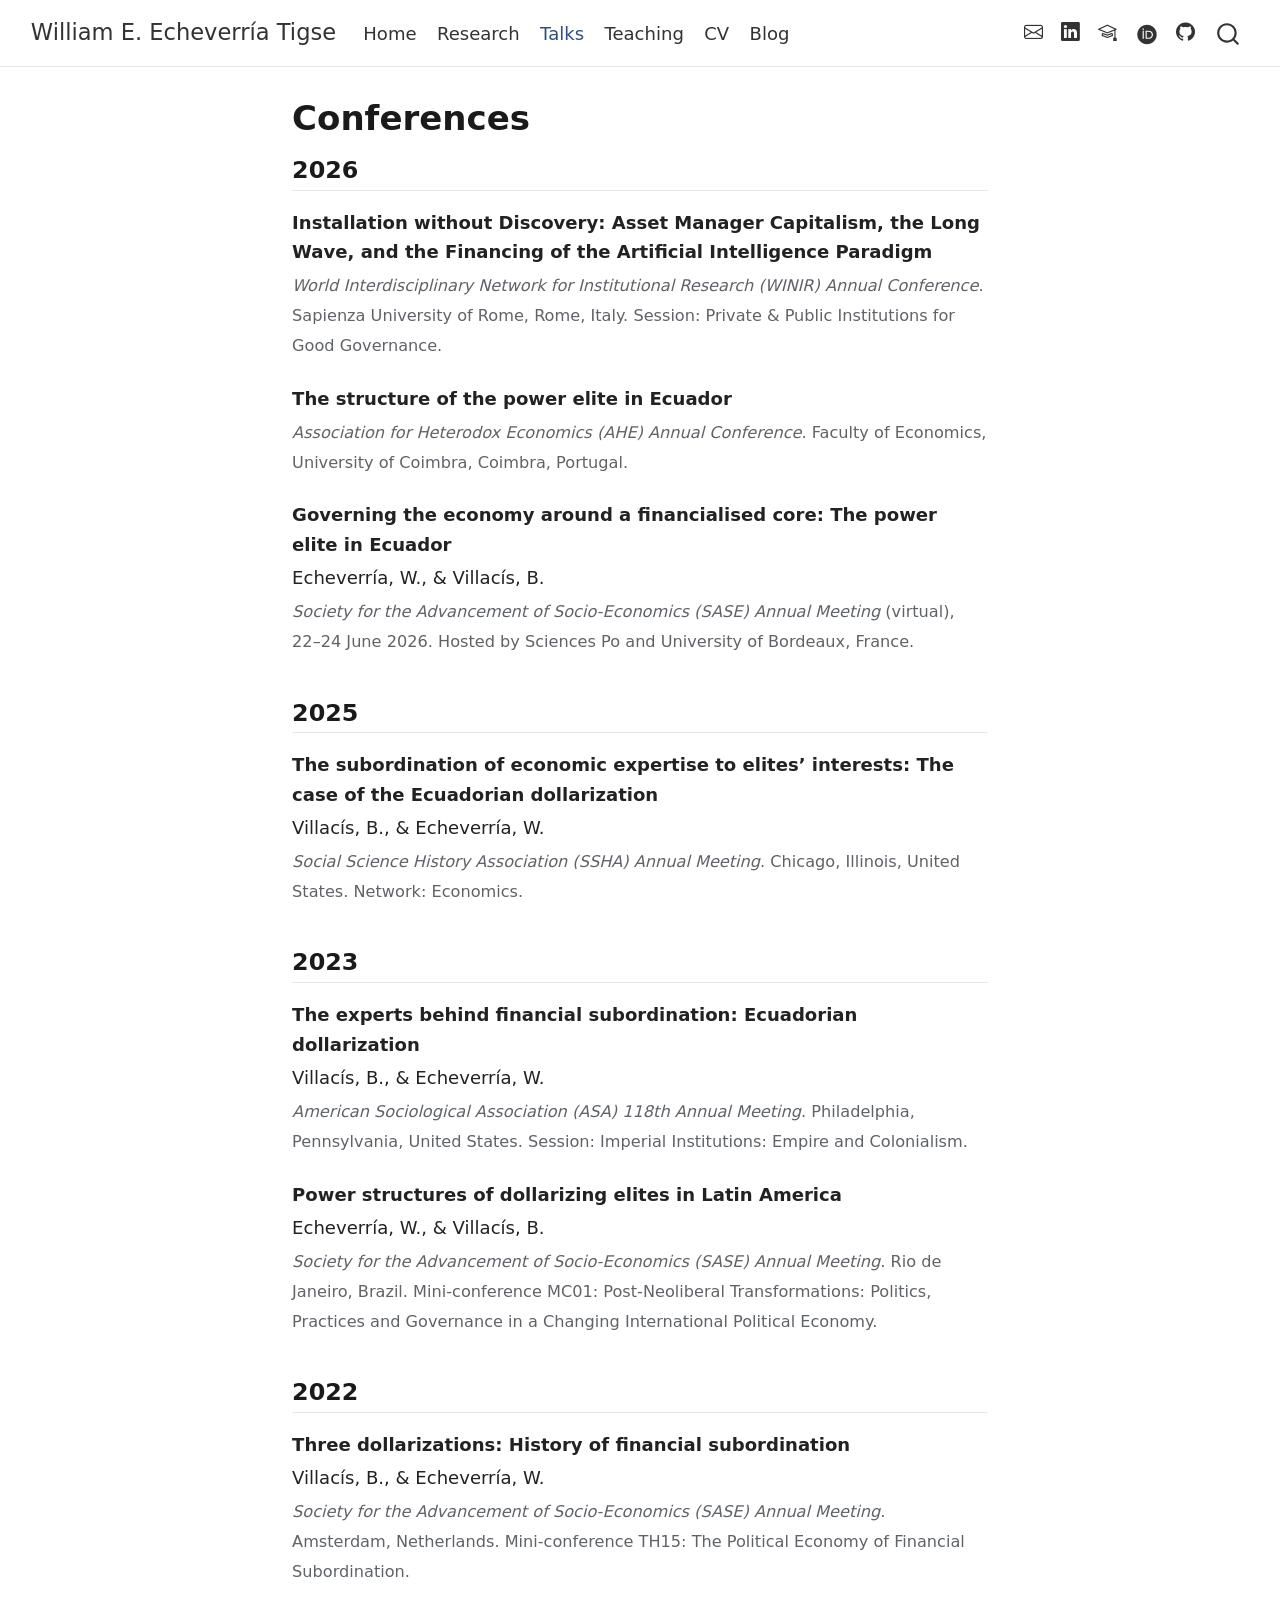
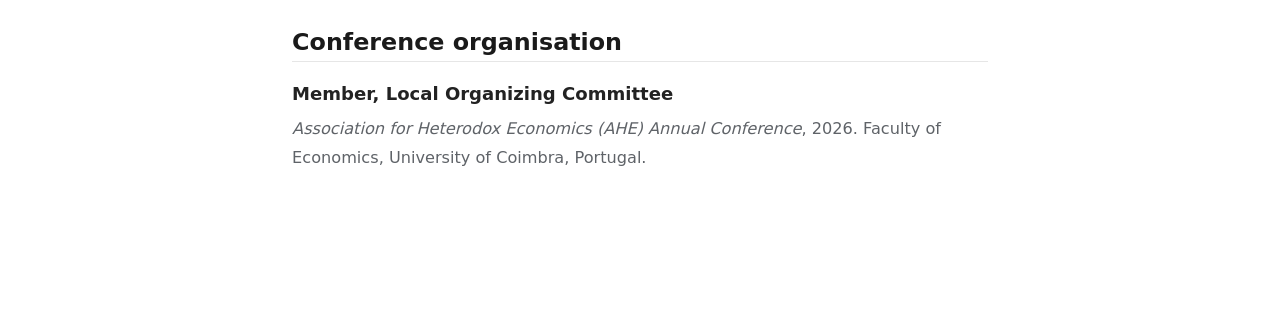
<file: talks.html>
<!DOCTYPE html>
<html xmlns="http://www.w3.org/1999/xhtml" lang="en-GB" xml:lang="en-GB"><head>

<meta charset="utf-8">
<meta name="generator" content="quarto-1.10.19">

<meta name="viewport" content="width=device-width, initial-scale=1.0, user-scalable=yes">

<meta name="description" content="Conference presentations by William E. Echeverría Tigse, grouped by year, and conference organisation.">

<title>Talks – William E. Echeverría Tigse</title>
<style>
/* Default styles provided by pandoc.
** See https://pandoc.org/MANUAL.html#variables-for-html for config info.
*/
span.smallcaps{font-variant: small-caps;}
div.columns{display: flex; gap: 1.5em;}
div.column{flex: auto;}
@media screen {
div.columns{gap: min(4vw, 1.5em);}
div.column{overflow-x: auto;}
}
div.hanging-indent{margin-left: 1.5em; text-indent: -1.5em;}
ul.task-list{list-style: none;}
ul.task-list li input[type="checkbox"] {
  width: 0.8em;
  margin: 0 0.8em 0.2em -1em; /* quarto-specific, see https://github.com/quarto-dev/quarto-cli/issues/4556 */ 
  vertical-align: middle;
}
</style>


<script src="site_libs/quarto-nav/quarto-nav.js"></script>
<script src="site_libs/quarto-nav/headroom.min.js"></script>
<script src="site_libs/clipboard/clipboard.min.js"></script>
<script src="site_libs/quarto-search/autocomplete.umd.js"></script>
<script src="site_libs/quarto-search/fuse.min.js"></script>
<script src="site_libs/quarto-search/quarto-search.js"></script>
<meta name="quarto:offset" content="./">
<script src="site_libs/quarto-html/quarto.js" type="module"></script>
<script src="site_libs/quarto-html/tabsets/tabsets.js" type="module"></script>
<script src="site_libs/quarto-html/popper.min.js"></script>
<script src="site_libs/quarto-html/tippy.umd.min.js"></script>
<script src="site_libs/quarto-html/anchor.min.js"></script>
<link href="site_libs/quarto-html/tippy.css" rel="stylesheet">
<link href="site_libs/quarto-html/quarto-syntax-highlighting-bf27225e3a48a9273f3daa8f8e829971.css" rel="stylesheet" id="quarto-text-highlighting-styles">
<script src="site_libs/bootstrap/bootstrap.min.js"></script>
<link href="site_libs/bootstrap/bootstrap-icons.css" rel="stylesheet">
<link href="site_libs/bootstrap/bootstrap-2da2637d38ca73375041bc79f7d2a82a.min.css" rel="stylesheet" append-hash="true" id="quarto-bootstrap" data-mode="light">
<link href="site_libs/quarto-contrib/academicons-1.9.4/all.css" rel="stylesheet">
<link href="site_libs/quarto-contrib/academicons-1.9.4/size.css" rel="stylesheet">
<script id="quarto-search-options" type="application/json">{
  "location": "navbar",
  "copy-button": false,
  "collapse-after": 3,
  "panel-placement": "end",
  "type": "overlay",
  "limit": 50,
  "keyboard-shortcut": [
    "f",
    "/",
    "s"
  ],
  "show-item-context": false,
  "language": {
    "search-no-results-text": "No results",
    "search-matching-documents-text": "matching documents",
    "search-copy-link-title": "Copy link to search",
    "search-hide-matches-text": "Hide additional matches",
    "search-more-match-text": "more match in this document",
    "search-more-matches-text": "more matches in this document",
    "search-clear-button-title": "Clear",
    "search-text-placeholder": "",
    "search-detached-cancel-button-title": "Cancel",
    "search-submit-button-title": "Submit",
    "search-label": "Search"
  }
}</script>


<meta property="og:title" content="Talks – William E. Echeverría Tigse">
<meta property="og:description" content="Conference presentations by William E. Echeverría Tigse, grouped by year, and conference organisation.">
<meta property="og:image" content="https://williamecheverriat.github.io/images/profile.jpg">
<meta property="og:site_name" content="William E. Echeverría Tigse">
<meta property="og:locale" content="en_GB">
<meta property="og:image:alt" content="Portrait of William E. Echeverría Tigse">
<meta name="twitter:title" content="Talks – William E. Echeverría Tigse">
<meta name="twitter:description" content="Conference presentations by William E. Echeverría Tigse, grouped by year, and conference organisation.">
<meta name="twitter:image" content="https://williamecheverriat.github.io/images/profile.jpg">
<meta name="twitter:card" content="summary">
<meta name="twitter:image:alt" content="Portrait of William E. Echeverría Tigse">
</head>

<body class="nav-fixed hide-description fullcontent quarto-light">

<div id="quarto-search-results"></div>
  <header id="quarto-header" class="headroom fixed-top">
    <nav class="navbar navbar-expand-lg " data-bs-theme="dark">
      <div class="navbar-container container-fluid">
      <div class="navbar-brand-container mx-auto">
    <a class="navbar-brand" href="./index.html">
    <span class="navbar-title">William E. Echeverría Tigse</span>
    </a>
  </div>
            <div id="quarto-search" class="" title="Search"></div>
          <button class="navbar-toggler" type="button" data-bs-toggle="collapse" data-bs-target="#navbarCollapse" aria-controls="navbarCollapse" role="menu" aria-expanded="false" aria-label="Toggle navigation" onclick="if (window.quartoToggleHeadroom) { window.quartoToggleHeadroom(); }">
  <span class="navbar-toggler-icon"></span>
</button>
          <div class="collapse navbar-collapse" id="navbarCollapse">
            <ul class="navbar-nav navbar-nav-scroll me-auto">
  <li class="nav-item">
    <a class="nav-link" href="./index.html"> 
<span class="menu-text">Home</span></a>
  </li>  
  <li class="nav-item">
    <a class="nav-link" href="./research.html"> 
<span class="menu-text">Research</span></a>
  </li>  
  <li class="nav-item">
    <a class="nav-link active" href="./talks.html" aria-current="page"> 
<span class="menu-text">Talks</span></a>
  </li>  
  <li class="nav-item">
    <a class="nav-link" href="./teaching.html"> 
<span class="menu-text">Teaching</span></a>
  </li>  
  <li class="nav-item">
    <a class="nav-link" href="./cv.html"> 
<span class="menu-text">CV</span></a>
  </li>  
  <li class="nav-item">
    <a class="nav-link" href="./blog.html"> 
<span class="menu-text">Blog</span></a>
  </li>  
</ul>
            <ul class="navbar-nav navbar-nav-scroll ms-auto">
  <li class="nav-item compact">
    <a class="nav-link" href="mailto:echeverriatigse@uc.pt"> <i class="bi bi-envelope" role="img" aria-label="Email">
</i> 
<span class="menu-text"></span></a>
  </li>  
  <li class="nav-item compact">
    <a class="nav-link" href="https://www.linkedin.com/in/william-echeverr%C3%ADa-299116215/"> <i class="bi bi-linkedin" role="img" aria-label="LinkedIn">
</i> 
<span class="menu-text"></span></a>
  </li>  
  <li class="nav-item compact">
    <a class="nav-link" href="https://scholar.google.com/citations?user=X_U8qbwAAAAJ"> <i class="bi bi-mortarboard" role="img" aria-label="Google Scholar">
</i> 
<span class="menu-text"></span></a>
  </li>  
  <li class="nav-item">
    <a class="nav-link" href="https://orcid.org/0000-0003-3152-1012"> 
<span class="menu-text"><i class="ai  ai-orcid" aria-label="orcid"></i><span class="visually-hidden">ORCID</span></span></a>
  </li>  
  <li class="nav-item compact">
    <a class="nav-link" href="https://github.com/williamecheverriat"> <i class="bi bi-github" role="img" aria-label="GitHub">
</i> 
<span class="menu-text"></span></a>
  </li>  
</ul>
          </div> <!-- /navcollapse -->
            <div class="quarto-navbar-tools">
</div>
      </div> <!-- /container-fluid -->
    </nav>
</header>
<!-- content -->
<div id="quarto-content" class="quarto-container page-columns page-rows-contents page-layout-article page-navbar">
<!-- sidebar -->
<!-- margin-sidebar -->
    
<!-- main -->
<main class="content" id="quarto-document-content">

<header id="title-block-header" class="quarto-title-block default">
<div class="quarto-title">
<h1 class="title">Conferences</h1>
</div>

<div>
  <div class="description">
    Conference presentations by William E. Echeverría Tigse, grouped by year, and conference organisation.
  </div>
</div>


<div class="quarto-title-meta">

    
  
    
  </div>
  


</header>


<section id="section" class="level2">
<h2 class="anchored" data-anchor-id="section">2026</h2>
<div class="entry">
<p><span class="entry-title">Installation without Discovery: Asset Manager Capitalism, the Long Wave, and the Financing of the Artificial Intelligence Paradigm</span></p>
<p><span class="entry-meta"><em>World Interdisciplinary Network for Institutional Research (WINIR) Annual Conference</em>. Sapienza University of Rome, Rome, Italy. Session: Private &amp; Public Institutions for Good Governance.</span></p>
</div>
<div class="entry">
<p><span class="entry-title">The structure of the power elite in Ecuador</span></p>
<p><span class="entry-meta"><em>Association for Heterodox Economics (AHE) Annual Conference</em>. Faculty of Economics, University of Coimbra, Coimbra, Portugal.</span></p>
</div>
<div class="entry">
<p><span class="entry-title">Governing the economy around a financialised core: The power elite in Ecuador</span></p>
<p>Echeverría, W., &amp; Villacís, B.</p>
<p><span class="entry-meta"><em>Society for the Advancement of Socio-Economics (SASE) Annual Meeting</em> (virtual), 22–24 June 2026. Hosted by Sciences Po and University of Bordeaux, France.</span></p>
</div>
</section>
<section id="section-1" class="level2">
<h2 class="anchored" data-anchor-id="section-1">2025</h2>
<div class="entry">
<p><span class="entry-title">The subordination of economic expertise to elites’ interests: The case of the Ecuadorian dollarization</span></p>
<p>Villacís, B., &amp; Echeverría, W.</p>
<p><span class="entry-meta"><em>Social Science History Association (SSHA) Annual Meeting</em>. Chicago, Illinois, United States. Network: Economics.</span></p>
</div>
</section>
<section id="section-2" class="level2">
<h2 class="anchored" data-anchor-id="section-2">2023</h2>
<div class="entry">
<p><span class="entry-title">The experts behind financial subordination: Ecuadorian dollarization</span></p>
<p>Villacís, B., &amp; Echeverría, W.</p>
<p><span class="entry-meta"><em>American Sociological Association (ASA) 118th Annual Meeting</em>. Philadelphia, Pennsylvania, United States. Session: Imperial Institutions: Empire and Colonialism.</span></p>
</div>
<div class="entry">
<p><span class="entry-title">Power structures of dollarizing elites in Latin America</span></p>
<p>Echeverría, W., &amp; Villacís, B.</p>
<p><span class="entry-meta"><em>Society for the Advancement of Socio-Economics (SASE) Annual Meeting</em>. Rio de Janeiro, Brazil. Mini-conference MC01: Post-Neoliberal Transformations: Politics, Practices and Governance in a Changing International Political Economy.</span></p>
</div>
</section>
<section id="section-3" class="level2">
<h2 class="anchored" data-anchor-id="section-3">2022</h2>
<div class="entry">
<p><span class="entry-title">Three dollarizations: History of financial subordination</span></p>
<p>Villacís, B., &amp; Echeverría, W.</p>
<p><span class="entry-meta"><em>Society for the Advancement of Socio-Economics (SASE) Annual Meeting</em>. Amsterdam, Netherlands. Mini-conference TH15: The Political Economy of Financial Subordination.</span></p>
</div>
</section>
<section id="organisation" class="level2">
<h2 class="anchored" data-anchor-id="organisation">Conference organisation</h2>
<div class="entry">
<p><span class="entry-title">Member, Local Organizing Committee</span></p>
<p><span class="entry-meta"><em>Association for Heterodox Economics (AHE) Annual Conference</em>, 2026. Faculty of Economics, University of Coimbra, Portugal.</span></p>
</div>


</section>

</main> <!-- /main -->
<script id="quarto-html-after-body" type="application/javascript">
  window.document.addEventListener("DOMContentLoaded", function (event) {
    const icon = "";
    const anchorJS = new window.AnchorJS();
    anchorJS.options = {
      placement: 'right',
      icon: icon
    };
    anchorJS.add('.anchored');
    const isCodeAnnotation = (el) => {
      for (const clz of el.classList) {
        if (clz.startsWith('code-annotation-')) {                     
          return true;
        }
      }
      return false;
    }
    const onCopySuccess = function(e) {
      // button target
      const button = e.trigger;
      // don't keep focus
      button.blur();
      // flash "checked"
      button.classList.add('code-copy-button-checked');
      var currentTitle = button.getAttribute("title");
      button.setAttribute("title", "Copied!");
      let tooltip;
      if (window.bootstrap) {
        button.setAttribute("data-bs-toggle", "tooltip");
        button.setAttribute("data-bs-placement", "left");
        button.setAttribute("data-bs-title", "Copied!");
        tooltip = new bootstrap.Tooltip(button, 
          { trigger: "manual", 
            customClass: "code-copy-button-tooltip",
            offset: [0, -8]});
        tooltip.show();    
      }
      setTimeout(function() {
        if (tooltip) {
          tooltip.hide();
          button.removeAttribute("data-bs-title");
          button.removeAttribute("data-bs-toggle");
          button.removeAttribute("data-bs-placement");
        }
        button.setAttribute("title", currentTitle);
        button.classList.remove('code-copy-button-checked');
      }, 1000);
      // clear code selection
      e.clearSelection();
    }
    const getTextToCopy = function(trigger) {
      const outerScaffold = trigger.parentElement.cloneNode(true);
      const codeEl = outerScaffold.querySelector('code');
      for (const childEl of codeEl.children) {
        if (isCodeAnnotation(childEl)) {
          childEl.remove();
        }
      }
      return codeEl.innerText;
    }
    const clipboard = new window.ClipboardJS('.code-copy-button:not([data-in-quarto-modal])', {
      text: getTextToCopy
    });
    clipboard.on('success', onCopySuccess);
    if (window.document.getElementById('quarto-embedded-source-code-modal')) {
      const clipboardModal = new window.ClipboardJS('.code-copy-button[data-in-quarto-modal]', {
        text: getTextToCopy,
        container: window.document.getElementById('quarto-embedded-source-code-modal')
      });
      clipboardModal.on('success', onCopySuccess);
    }
      var localhostRegex = new RegExp(/^(?:http|https):\/\/localhost\:?[0-9]*\//);
      var mailtoRegex = new RegExp(/^mailto:/);
        var filterRegex = new RegExp("https:\/\/williamecheverriat\.github\.io");
      var isInternal = (href) => {
          return filterRegex.test(href) || localhostRegex.test(href) || mailtoRegex.test(href);
      }
      // Inspect non-navigation links and adorn them if external
     var links = window.document.querySelectorAll('a[href]:not(.nav-link):not(.navbar-brand):not(.toc-action):not(.sidebar-link):not(.sidebar-item-toggle):not(.pagination-link):not(.no-external):not([aria-hidden]):not(.dropdown-item):not(.quarto-navigation-tool):not(.about-link)');
      for (var i=0; i<links.length; i++) {
        const link = links[i];
        if (!isInternal(link.href)) {
          // undo the damage that might have been done by quarto-nav.js in the case of
          // links that we want to consider external
          if (link.dataset.originalHref !== undefined) {
            link.href = link.dataset.originalHref;
          }
        }
      }
    function tippyHover(el, contentFn, onTriggerFn, onUntriggerFn) {
      const config = {
        allowHTML: true,
        maxWidth: 500,
        delay: 100,
        arrow: false,
        appendTo: function(el) {
            return el.parentElement;
        },
        interactive: true,
        interactiveBorder: 10,
        theme: 'quarto',
        placement: 'bottom-start',
      };
      if (contentFn) {
        config.content = contentFn;
      }
      if (onTriggerFn) {
        config.onTrigger = onTriggerFn;
      }
      if (onUntriggerFn) {
        config.onUntrigger = onUntriggerFn;
      }
      window.tippy(el, config); 
    }
    const noterefs = window.document.querySelectorAll('a[role="doc-noteref"]');
    for (var i=0; i<noterefs.length; i++) {
      const ref = noterefs[i];
      tippyHover(ref, function() {
        // use id or data attribute instead here
        let href = ref.getAttribute('data-footnote-href') || ref.getAttribute('href');
        try { href = new URL(href).hash; } catch {}
        const id = href.replace(/^#\/?/, "");
        const note = window.document.getElementById(id);
        if (note) {
          return note.innerHTML;
        } else {
          return "";
        }
      });
    }
    const xrefs = window.document.querySelectorAll('a.quarto-xref');
    const processXRef = (id, note) => {
      // Strip column container classes
      const stripColumnClz = (el) => {
        el.classList.remove("page-full", "page-columns");
        if (el.children) {
          for (const child of el.children) {
            stripColumnClz(child);
          }
        }
      }
      stripColumnClz(note)
      if (id === null || id.startsWith('sec-')) {
        // Special case sections, only their first couple elements
        const container = document.createElement("div");
        if (note.children && note.children.length > 2) {
          container.appendChild(note.children[0].cloneNode(true));
          for (let i = 1; i < note.children.length; i++) {
            const child = note.children[i];
            if (child.tagName === "P" && child.innerText === "") {
              continue;
            } else {
              container.appendChild(child.cloneNode(true));
              break;
            }
          }
          if (window.Quarto?.typesetMath) {
            window.Quarto.typesetMath(container);
          }
          return container.innerHTML
        } else {
          if (window.Quarto?.typesetMath) {
            window.Quarto.typesetMath(note);
          }
          return note.innerHTML;
        }
      } else {
        // Remove any anchor links if they are present
        const anchorLink = note.querySelector('a.anchorjs-link');
        if (anchorLink) {
          anchorLink.remove();
        }
        if (window.Quarto?.typesetMath) {
          window.Quarto.typesetMath(note);
        }
        if (note.classList.contains("callout")) {
          return note.outerHTML;
        } else {
          return note.innerHTML;
        }
      }
    }
    for (var i=0; i<xrefs.length; i++) {
      const xref = xrefs[i];
      tippyHover(xref, undefined, function(instance) {
        instance.disable();
        let url = xref.getAttribute('href');
        let hash = undefined; 
        if (url.startsWith('#')) {
          hash = url;
        } else {
          try { hash = new URL(url).hash; } catch {}
        }
        if (hash) {
          const id = hash.replace(/^#\/?/, "");
          const note = window.document.getElementById(id);
          if (note !== null) {
            try {
              const html = processXRef(id, note.cloneNode(true));
              instance.setContent(html);
            } finally {
              instance.enable();
              instance.show();
            }
          } else {
            // See if we can fetch this
            fetch(url.split('#')[0])
            .then(res => res.text())
            .then(html => {
              const parser = new DOMParser();
              const htmlDoc = parser.parseFromString(html, "text/html");
              const note = htmlDoc.getElementById(id);
              if (note !== null) {
                const html = processXRef(id, note);
                instance.setContent(html);
              } 
            }).finally(() => {
              instance.enable();
              instance.show();
            });
          }
        } else {
          // See if we can fetch a full url (with no hash to target)
          // This is a special case and we should probably do some content thinning / targeting
          fetch(url)
          .then(res => res.text())
          .then(html => {
            const parser = new DOMParser();
            const htmlDoc = parser.parseFromString(html, "text/html");
            const note = htmlDoc.querySelector('main.content');
            if (note !== null) {
              // This should only happen for chapter cross references
              // (since there is no id in the URL)
              // remove the first header
              if (note.children.length > 0 && note.children[0].tagName === "HEADER") {
                note.children[0].remove();
              }
              const html = processXRef(null, note);
              instance.setContent(html);
            } 
          }).finally(() => {
            instance.enable();
            instance.show();
          });
        }
      }, function(instance) {
      });
    }
        let selectedAnnoteEl;
        const selectorForAnnotation = ( cell, annotation) => {
          let cellAttr = 'data-code-cell="' + cell + '"';
          let lineAttr = 'data-code-annotation="' +  annotation + '"';
          const selector = 'span[' + cellAttr + '][' + lineAttr + ']';
          return selector;
        }
        const selectCodeLines = (annoteEl) => {
          const doc = window.document;
          const targetCell = annoteEl.getAttribute("data-target-cell");
          const targetAnnotation = annoteEl.getAttribute("data-target-annotation");
          const annoteSpan = window.document.querySelector(selectorForAnnotation(targetCell, targetAnnotation));
          const lines = annoteSpan.getAttribute("data-code-lines").split(",");
          const lineIds = lines.map((line) => {
            return targetCell + "-" + line;
          })
          let top = null;
          let height = null;
          let parent = null;
          if (lineIds.length > 0) {
              //compute the position of the single el (top and bottom and make a div)
              const el = window.document.getElementById(lineIds[0]);
              top = el.offsetTop;
              height = el.offsetHeight;
              parent = el.parentElement.parentElement;
            if (lineIds.length > 1) {
              const lastEl = window.document.getElementById(lineIds[lineIds.length - 1]);
              const bottom = lastEl.offsetTop + lastEl.offsetHeight;
              height = bottom - top;
            }
            if (top !== null && height !== null && parent !== null) {
              // cook up a div (if necessary) and position it 
              let div = window.document.getElementById("code-annotation-line-highlight");
              if (div === null) {
                div = window.document.createElement("div");
                div.setAttribute("id", "code-annotation-line-highlight");
                div.style.position = 'absolute';
                parent.appendChild(div);
              }
              div.style.top = top - 2 + "px";
              div.style.height = height + 4 + "px";
              div.style.left = 0;
              let gutterDiv = window.document.getElementById("code-annotation-line-highlight-gutter");
              if (gutterDiv === null) {
                gutterDiv = window.document.createElement("div");
                gutterDiv.setAttribute("id", "code-annotation-line-highlight-gutter");
                gutterDiv.style.position = 'absolute';
                const codeCell = window.document.getElementById(targetCell);
                const gutter = codeCell.querySelector('.code-annotation-gutter');
                gutter.appendChild(gutterDiv);
              }
              gutterDiv.style.top = top - 2 + "px";
              gutterDiv.style.height = height + 4 + "px";
            }
            selectedAnnoteEl = annoteEl;
          }
        };
        const unselectCodeLines = () => {
          const elementsIds = ["code-annotation-line-highlight", "code-annotation-line-highlight-gutter"];
          elementsIds.forEach((elId) => {
            const div = window.document.getElementById(elId);
            if (div) {
              div.remove();
            }
          });
          selectedAnnoteEl = undefined;
        };
          // Handle positioning of the toggle
      window.addEventListener(
        "resize",
        throttle(() => {
          elRect = undefined;
          if (selectedAnnoteEl) {
            selectCodeLines(selectedAnnoteEl);
          }
        }, 10)
      );
      function throttle(fn, ms) {
      let throttle = false;
      let timer;
        return (...args) => {
          if(!throttle) { // first call gets through
              fn.apply(this, args);
              throttle = true;
          } else { // all the others get throttled
              if(timer) clearTimeout(timer); // cancel #2
              timer = setTimeout(() => {
                fn.apply(this, args);
                timer = throttle = false;
              }, ms);
          }
        };
      }
        // Attach click handler to the DT
        const annoteDls = window.document.querySelectorAll('dt[data-target-cell]');
        for (const annoteDlNode of annoteDls) {
          annoteDlNode.addEventListener('click', (event) => {
            const clickedEl = event.target;
            if (clickedEl !== selectedAnnoteEl) {
              unselectCodeLines();
              const activeEl = window.document.querySelector('dt[data-target-cell].code-annotation-active');
              if (activeEl) {
                activeEl.classList.remove('code-annotation-active');
              }
              selectCodeLines(clickedEl);
              clickedEl.classList.add('code-annotation-active');
            } else {
              // Unselect the line
              unselectCodeLines();
              clickedEl.classList.remove('code-annotation-active');
            }
          });
        }
    const findCites = (el) => {
      const parentEl = el.parentElement;
      if (parentEl) {
        const cites = parentEl.dataset.cites;
        if (cites) {
          return {
            el,
            cites: cites.split(' ')
          };
        } else {
          return findCites(el.parentElement)
        }
      } else {
        return undefined;
      }
    };
    var bibliorefs = window.document.querySelectorAll('a[role="doc-biblioref"]');
    for (var i=0; i<bibliorefs.length; i++) {
      const ref = bibliorefs[i];
      const citeInfo = findCites(ref);
      if (citeInfo) {
        tippyHover(citeInfo.el, function() {
          var popup = window.document.createElement('div');
          citeInfo.cites.forEach(function(cite) {
            var citeDiv = window.document.createElement('div');
            citeDiv.classList.add('hanging-indent');
            citeDiv.classList.add('csl-entry');
            var biblioDiv = window.document.getElementById('ref-' + cite);
            if (biblioDiv) {
              citeDiv.innerHTML = biblioDiv.innerHTML;
            }
            popup.appendChild(citeDiv);
          });
          return popup.innerHTML;
        });
      }
    }
  });
  </script>
</div> <!-- /content -->




</body></html>
</file>
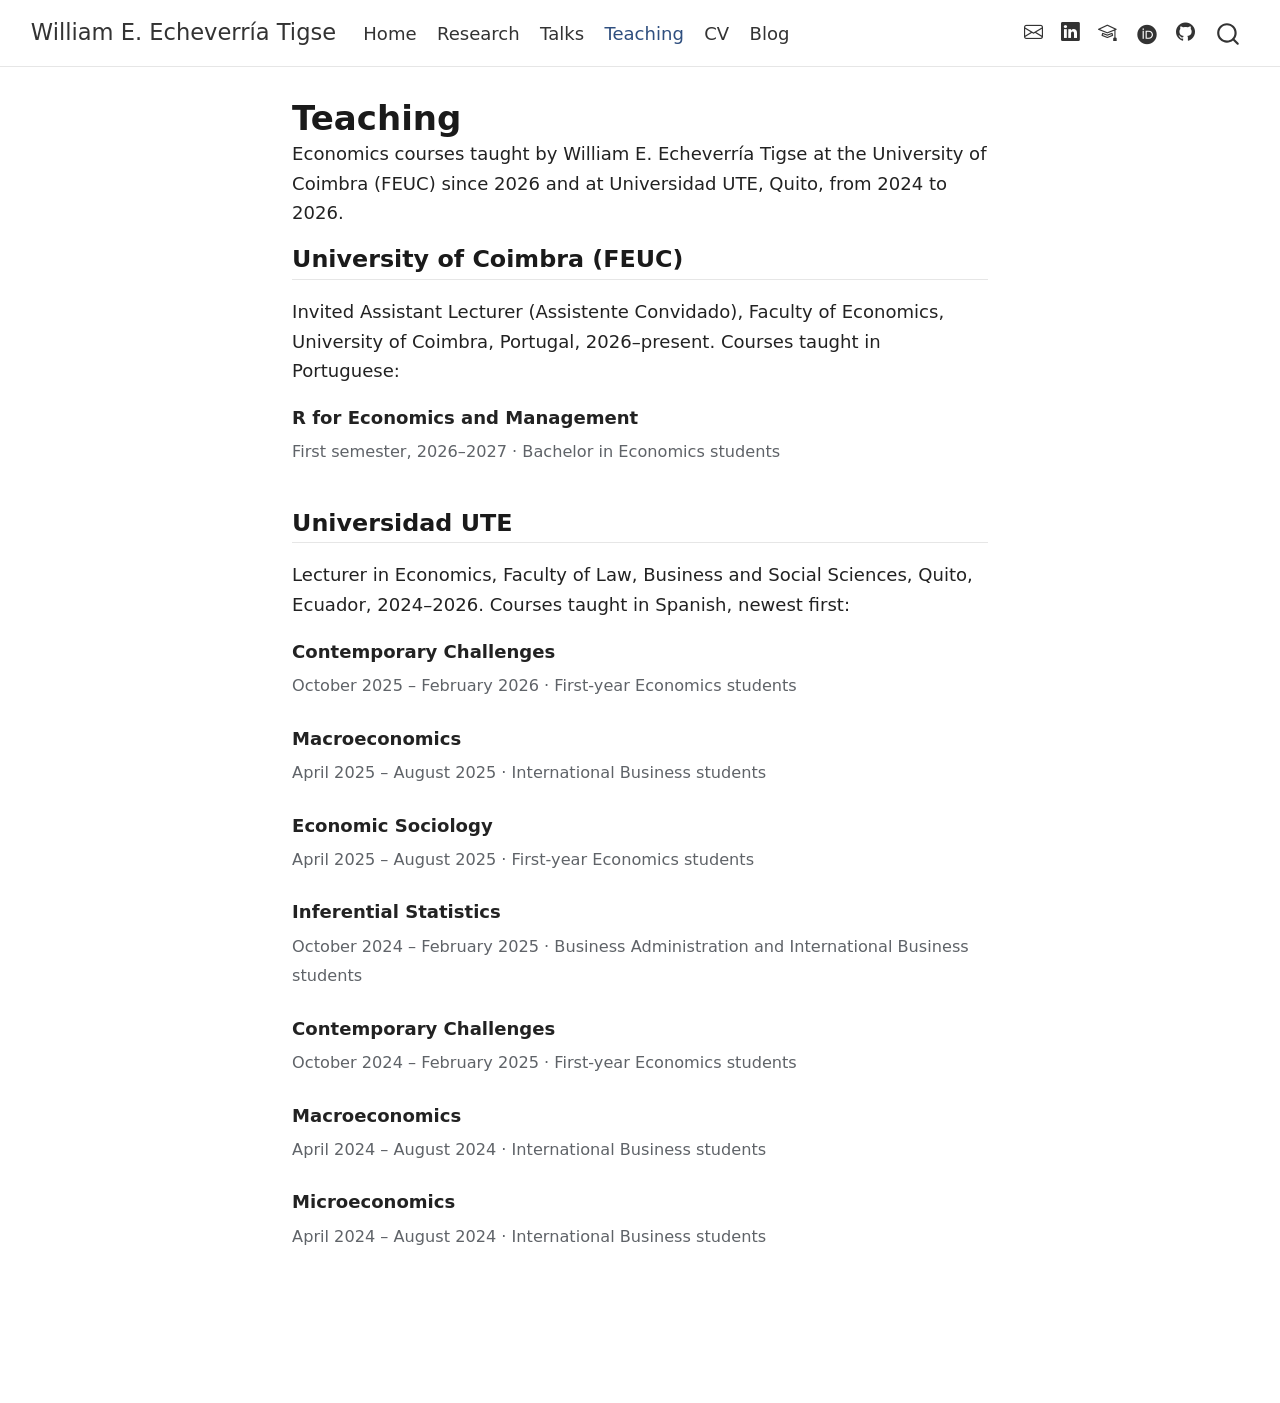
<file: teaching.html>
<!DOCTYPE html>
<html xmlns="http://www.w3.org/1999/xhtml" lang="en-GB" xml:lang="en-GB"><head>

<meta charset="utf-8">
<meta name="generator" content="quarto-1.10.19">

<meta name="viewport" content="width=device-width, initial-scale=1.0, user-scalable=yes">

<meta name="description" content="Economics courses taught by William E. Echeverría Tigse at the University of Coimbra (FEUC) since 2026 and at Universidad UTE, Quito, from 2024 to 2026.">

<title>Teaching – William E. Echeverría Tigse</title>
<style>
/* Default styles provided by pandoc.
** See https://pandoc.org/MANUAL.html#variables-for-html for config info.
*/
span.smallcaps{font-variant: small-caps;}
div.columns{display: flex; gap: 1.5em;}
div.column{flex: auto;}
@media screen {
div.columns{gap: min(4vw, 1.5em);}
div.column{overflow-x: auto;}
}
div.hanging-indent{margin-left: 1.5em; text-indent: -1.5em;}
ul.task-list{list-style: none;}
ul.task-list li input[type="checkbox"] {
  width: 0.8em;
  margin: 0 0.8em 0.2em -1em; /* quarto-specific, see https://github.com/quarto-dev/quarto-cli/issues/4556 */ 
  vertical-align: middle;
}
</style>


<script src="site_libs/quarto-nav/quarto-nav.js"></script>
<script src="site_libs/quarto-nav/headroom.min.js"></script>
<script src="site_libs/clipboard/clipboard.min.js"></script>
<script src="site_libs/quarto-search/autocomplete.umd.js"></script>
<script src="site_libs/quarto-search/fuse.min.js"></script>
<script src="site_libs/quarto-search/quarto-search.js"></script>
<meta name="quarto:offset" content="./">
<script src="site_libs/quarto-html/quarto.js" type="module"></script>
<script src="site_libs/quarto-html/tabsets/tabsets.js" type="module"></script>
<script src="site_libs/quarto-html/popper.min.js"></script>
<script src="site_libs/quarto-html/tippy.umd.min.js"></script>
<script src="site_libs/quarto-html/anchor.min.js"></script>
<link href="site_libs/quarto-html/tippy.css" rel="stylesheet">
<link href="site_libs/quarto-html/quarto-syntax-highlighting-bf27225e3a48a9273f3daa8f8e829971.css" rel="stylesheet" id="quarto-text-highlighting-styles">
<script src="site_libs/bootstrap/bootstrap.min.js"></script>
<link href="site_libs/bootstrap/bootstrap-icons.css" rel="stylesheet">
<link href="site_libs/bootstrap/bootstrap-2da2637d38ca73375041bc79f7d2a82a.min.css" rel="stylesheet" append-hash="true" id="quarto-bootstrap" data-mode="light">
<link href="site_libs/quarto-contrib/academicons-1.9.4/all.css" rel="stylesheet">
<link href="site_libs/quarto-contrib/academicons-1.9.4/size.css" rel="stylesheet">
<script id="quarto-search-options" type="application/json">{
  "location": "navbar",
  "copy-button": false,
  "collapse-after": 3,
  "panel-placement": "end",
  "type": "overlay",
  "limit": 50,
  "keyboard-shortcut": [
    "f",
    "/",
    "s"
  ],
  "show-item-context": false,
  "language": {
    "search-no-results-text": "No results",
    "search-matching-documents-text": "matching documents",
    "search-copy-link-title": "Copy link to search",
    "search-hide-matches-text": "Hide additional matches",
    "search-more-match-text": "more match in this document",
    "search-more-matches-text": "more matches in this document",
    "search-clear-button-title": "Clear",
    "search-text-placeholder": "",
    "search-detached-cancel-button-title": "Cancel",
    "search-submit-button-title": "Submit",
    "search-label": "Search"
  }
}</script>


<meta property="og:title" content="Teaching – William E. Echeverría Tigse">
<meta property="og:description" content="Economics courses taught by William E. Echeverría Tigse at the University of Coimbra (FEUC) since 2026 and at Universidad UTE, Quito, from 2024 to 2026.">
<meta property="og:image" content="https://williamecheverriat.github.io/images/profile.jpg">
<meta property="og:site_name" content="William E. Echeverría Tigse">
<meta property="og:locale" content="en_GB">
<meta property="og:image:alt" content="Portrait of William E. Echeverría Tigse">
<meta name="twitter:title" content="Teaching – William E. Echeverría Tigse">
<meta name="twitter:description" content="Economics courses taught by William E. Echeverría Tigse at the University of Coimbra (FEUC) since 2026 and at Universidad UTE, Quito, from 2024 to 2026.">
<meta name="twitter:image" content="https://williamecheverriat.github.io/images/profile.jpg">
<meta name="twitter:card" content="summary">
<meta name="twitter:image:alt" content="Portrait of William E. Echeverría Tigse">
</head>

<body class="nav-fixed fullcontent quarto-light">

<div id="quarto-search-results"></div>
  <header id="quarto-header" class="headroom fixed-top">
    <nav class="navbar navbar-expand-lg " data-bs-theme="dark">
      <div class="navbar-container container-fluid">
      <div class="navbar-brand-container mx-auto">
    <a class="navbar-brand" href="./index.html">
    <span class="navbar-title">William E. Echeverría Tigse</span>
    </a>
  </div>
            <div id="quarto-search" class="" title="Search"></div>
          <button class="navbar-toggler" type="button" data-bs-toggle="collapse" data-bs-target="#navbarCollapse" aria-controls="navbarCollapse" role="menu" aria-expanded="false" aria-label="Toggle navigation" onclick="if (window.quartoToggleHeadroom) { window.quartoToggleHeadroom(); }">
  <span class="navbar-toggler-icon"></span>
</button>
          <div class="collapse navbar-collapse" id="navbarCollapse">
            <ul class="navbar-nav navbar-nav-scroll me-auto">
  <li class="nav-item">
    <a class="nav-link" href="./index.html"> 
<span class="menu-text">Home</span></a>
  </li>  
  <li class="nav-item">
    <a class="nav-link" href="./research.html"> 
<span class="menu-text">Research</span></a>
  </li>  
  <li class="nav-item">
    <a class="nav-link" href="./talks.html"> 
<span class="menu-text">Talks</span></a>
  </li>  
  <li class="nav-item">
    <a class="nav-link active" href="./teaching.html" aria-current="page"> 
<span class="menu-text">Teaching</span></a>
  </li>  
  <li class="nav-item">
    <a class="nav-link" href="./cv.html"> 
<span class="menu-text">CV</span></a>
  </li>  
  <li class="nav-item">
    <a class="nav-link" href="./blog.html"> 
<span class="menu-text">Blog</span></a>
  </li>  
</ul>
            <ul class="navbar-nav navbar-nav-scroll ms-auto">
  <li class="nav-item compact">
    <a class="nav-link" href="mailto:echeverriatigse@uc.pt"> <i class="bi bi-envelope" role="img" aria-label="Email">
</i> 
<span class="menu-text"></span></a>
  </li>  
  <li class="nav-item compact">
    <a class="nav-link" href="https://www.linkedin.com/in/william-echeverr%C3%ADa-299116215/"> <i class="bi bi-linkedin" role="img" aria-label="LinkedIn">
</i> 
<span class="menu-text"></span></a>
  </li>  
  <li class="nav-item compact">
    <a class="nav-link" href="https://scholar.google.com/citations?user=X_U8qbwAAAAJ"> <i class="bi bi-mortarboard" role="img" aria-label="Google Scholar">
</i> 
<span class="menu-text"></span></a>
  </li>  
  <li class="nav-item">
    <a class="nav-link" href="https://orcid.org/0000-0003-3152-1012"> 
<span class="menu-text"><i class="ai  ai-orcid" aria-label="orcid"></i><span class="visually-hidden">ORCID</span></span></a>
  </li>  
  <li class="nav-item compact">
    <a class="nav-link" href="https://github.com/williamecheverriat"> <i class="bi bi-github" role="img" aria-label="GitHub">
</i> 
<span class="menu-text"></span></a>
  </li>  
</ul>
          </div> <!-- /navcollapse -->
            <div class="quarto-navbar-tools">
</div>
      </div> <!-- /container-fluid -->
    </nav>
</header>
<!-- content -->
<div id="quarto-content" class="quarto-container page-columns page-rows-contents page-layout-article page-navbar">
<!-- sidebar -->
<!-- margin-sidebar -->
    
<!-- main -->
<main class="content" id="quarto-document-content">

<header id="title-block-header" class="quarto-title-block default">
<div class="quarto-title">
<h1 class="title">Teaching</h1>
</div>

<div>
  <div class="description">
    Economics courses taught by William E. Echeverría Tigse at the University of Coimbra (FEUC) since 2026 and at Universidad UTE, Quito, from 2024 to 2026.
  </div>
</div>


<div class="quarto-title-meta">

    
  
    
  </div>
  


</header>


<section id="university-of-coimbra-feuc" class="level2">
<h2 class="anchored" data-anchor-id="university-of-coimbra-feuc">University of Coimbra (FEUC)</h2>
<p>Invited Assistant Lecturer (Assistente Convidado), Faculty of Economics, University of Coimbra, Portugal, 2026–present. Courses taught in Portuguese:</p>
<div class="entry">
<p><span class="entry-title">R for Economics and Management</span></p>
<p><span class="entry-meta">First semester, 2026–2027 · Bachelor in Economics students</span></p>
</div>
</section>
<section id="universidad-ute" class="level2">
<h2 class="anchored" data-anchor-id="universidad-ute">Universidad UTE</h2>
<p>Lecturer in Economics, Faculty of Law, Business and Social Sciences, Quito, Ecuador, 2024–2026. Courses taught in Spanish, newest first:</p>
<div class="entry">
<p><span class="entry-title">Contemporary Challenges</span></p>
<p><span class="entry-meta">October 2025 – February 2026 · First-year Economics students</span></p>
</div>
<div class="entry">
<p><span class="entry-title">Macroeconomics</span></p>
<p><span class="entry-meta">April 2025 – August 2025 · International Business students</span></p>
</div>
<div class="entry">
<p><span class="entry-title">Economic Sociology</span></p>
<p><span class="entry-meta">April 2025 – August 2025 · First-year Economics students</span></p>
</div>
<div class="entry">
<p><span class="entry-title">Inferential Statistics</span></p>
<p><span class="entry-meta">October 2024 – February 2025 · Business Administration and International Business students</span></p>
</div>
<div class="entry">
<p><span class="entry-title">Contemporary Challenges</span></p>
<p><span class="entry-meta">October 2024 – February 2025 · First-year Economics students</span></p>
</div>
<div class="entry">
<p><span class="entry-title">Macroeconomics</span></p>
<p><span class="entry-meta">April 2024 – August 2024 · International Business students</span></p>
</div>
<div class="entry">
<p><span class="entry-title">Microeconomics</span></p>
<p><span class="entry-meta">April 2024 – August 2024 · International Business students</span></p>
</div>


</section>

</main> <!-- /main -->
<script id="quarto-html-after-body" type="application/javascript">
  window.document.addEventListener("DOMContentLoaded", function (event) {
    const icon = "";
    const anchorJS = new window.AnchorJS();
    anchorJS.options = {
      placement: 'right',
      icon: icon
    };
    anchorJS.add('.anchored');
    const isCodeAnnotation = (el) => {
      for (const clz of el.classList) {
        if (clz.startsWith('code-annotation-')) {                     
          return true;
        }
      }
      return false;
    }
    const onCopySuccess = function(e) {
      // button target
      const button = e.trigger;
      // don't keep focus
      button.blur();
      // flash "checked"
      button.classList.add('code-copy-button-checked');
      var currentTitle = button.getAttribute("title");
      button.setAttribute("title", "Copied!");
      let tooltip;
      if (window.bootstrap) {
        button.setAttribute("data-bs-toggle", "tooltip");
        button.setAttribute("data-bs-placement", "left");
        button.setAttribute("data-bs-title", "Copied!");
        tooltip = new bootstrap.Tooltip(button, 
          { trigger: "manual", 
            customClass: "code-copy-button-tooltip",
            offset: [0, -8]});
        tooltip.show();    
      }
      setTimeout(function() {
        if (tooltip) {
          tooltip.hide();
          button.removeAttribute("data-bs-title");
          button.removeAttribute("data-bs-toggle");
          button.removeAttribute("data-bs-placement");
        }
        button.setAttribute("title", currentTitle);
        button.classList.remove('code-copy-button-checked');
      }, 1000);
      // clear code selection
      e.clearSelection();
    }
    const getTextToCopy = function(trigger) {
      const outerScaffold = trigger.parentElement.cloneNode(true);
      const codeEl = outerScaffold.querySelector('code');
      for (const childEl of codeEl.children) {
        if (isCodeAnnotation(childEl)) {
          childEl.remove();
        }
      }
      return codeEl.innerText;
    }
    const clipboard = new window.ClipboardJS('.code-copy-button:not([data-in-quarto-modal])', {
      text: getTextToCopy
    });
    clipboard.on('success', onCopySuccess);
    if (window.document.getElementById('quarto-embedded-source-code-modal')) {
      const clipboardModal = new window.ClipboardJS('.code-copy-button[data-in-quarto-modal]', {
        text: getTextToCopy,
        container: window.document.getElementById('quarto-embedded-source-code-modal')
      });
      clipboardModal.on('success', onCopySuccess);
    }
      var localhostRegex = new RegExp(/^(?:http|https):\/\/localhost\:?[0-9]*\//);
      var mailtoRegex = new RegExp(/^mailto:/);
        var filterRegex = new RegExp("https:\/\/williamecheverriat\.github\.io");
      var isInternal = (href) => {
          return filterRegex.test(href) || localhostRegex.test(href) || mailtoRegex.test(href);
      }
      // Inspect non-navigation links and adorn them if external
     var links = window.document.querySelectorAll('a[href]:not(.nav-link):not(.navbar-brand):not(.toc-action):not(.sidebar-link):not(.sidebar-item-toggle):not(.pagination-link):not(.no-external):not([aria-hidden]):not(.dropdown-item):not(.quarto-navigation-tool):not(.about-link)');
      for (var i=0; i<links.length; i++) {
        const link = links[i];
        if (!isInternal(link.href)) {
          // undo the damage that might have been done by quarto-nav.js in the case of
          // links that we want to consider external
          if (link.dataset.originalHref !== undefined) {
            link.href = link.dataset.originalHref;
          }
        }
      }
    function tippyHover(el, contentFn, onTriggerFn, onUntriggerFn) {
      const config = {
        allowHTML: true,
        maxWidth: 500,
        delay: 100,
        arrow: false,
        appendTo: function(el) {
            return el.parentElement;
        },
        interactive: true,
        interactiveBorder: 10,
        theme: 'quarto',
        placement: 'bottom-start',
      };
      if (contentFn) {
        config.content = contentFn;
      }
      if (onTriggerFn) {
        config.onTrigger = onTriggerFn;
      }
      if (onUntriggerFn) {
        config.onUntrigger = onUntriggerFn;
      }
      window.tippy(el, config); 
    }
    const noterefs = window.document.querySelectorAll('a[role="doc-noteref"]');
    for (var i=0; i<noterefs.length; i++) {
      const ref = noterefs[i];
      tippyHover(ref, function() {
        // use id or data attribute instead here
        let href = ref.getAttribute('data-footnote-href') || ref.getAttribute('href');
        try { href = new URL(href).hash; } catch {}
        const id = href.replace(/^#\/?/, "");
        const note = window.document.getElementById(id);
        if (note) {
          return note.innerHTML;
        } else {
          return "";
        }
      });
    }
    const xrefs = window.document.querySelectorAll('a.quarto-xref');
    const processXRef = (id, note) => {
      // Strip column container classes
      const stripColumnClz = (el) => {
        el.classList.remove("page-full", "page-columns");
        if (el.children) {
          for (const child of el.children) {
            stripColumnClz(child);
          }
        }
      }
      stripColumnClz(note)
      if (id === null || id.startsWith('sec-')) {
        // Special case sections, only their first couple elements
        const container = document.createElement("div");
        if (note.children && note.children.length > 2) {
          container.appendChild(note.children[0].cloneNode(true));
          for (let i = 1; i < note.children.length; i++) {
            const child = note.children[i];
            if (child.tagName === "P" && child.innerText === "") {
              continue;
            } else {
              container.appendChild(child.cloneNode(true));
              break;
            }
          }
          if (window.Quarto?.typesetMath) {
            window.Quarto.typesetMath(container);
          }
          return container.innerHTML
        } else {
          if (window.Quarto?.typesetMath) {
            window.Quarto.typesetMath(note);
          }
          return note.innerHTML;
        }
      } else {
        // Remove any anchor links if they are present
        const anchorLink = note.querySelector('a.anchorjs-link');
        if (anchorLink) {
          anchorLink.remove();
        }
        if (window.Quarto?.typesetMath) {
          window.Quarto.typesetMath(note);
        }
        if (note.classList.contains("callout")) {
          return note.outerHTML;
        } else {
          return note.innerHTML;
        }
      }
    }
    for (var i=0; i<xrefs.length; i++) {
      const xref = xrefs[i];
      tippyHover(xref, undefined, function(instance) {
        instance.disable();
        let url = xref.getAttribute('href');
        let hash = undefined; 
        if (url.startsWith('#')) {
          hash = url;
        } else {
          try { hash = new URL(url).hash; } catch {}
        }
        if (hash) {
          const id = hash.replace(/^#\/?/, "");
          const note = window.document.getElementById(id);
          if (note !== null) {
            try {
              const html = processXRef(id, note.cloneNode(true));
              instance.setContent(html);
            } finally {
              instance.enable();
              instance.show();
            }
          } else {
            // See if we can fetch this
            fetch(url.split('#')[0])
            .then(res => res.text())
            .then(html => {
              const parser = new DOMParser();
              const htmlDoc = parser.parseFromString(html, "text/html");
              const note = htmlDoc.getElementById(id);
              if (note !== null) {
                const html = processXRef(id, note);
                instance.setContent(html);
              } 
            }).finally(() => {
              instance.enable();
              instance.show();
            });
          }
        } else {
          // See if we can fetch a full url (with no hash to target)
          // This is a special case and we should probably do some content thinning / targeting
          fetch(url)
          .then(res => res.text())
          .then(html => {
            const parser = new DOMParser();
            const htmlDoc = parser.parseFromString(html, "text/html");
            const note = htmlDoc.querySelector('main.content');
            if (note !== null) {
              // This should only happen for chapter cross references
              // (since there is no id in the URL)
              // remove the first header
              if (note.children.length > 0 && note.children[0].tagName === "HEADER") {
                note.children[0].remove();
              }
              const html = processXRef(null, note);
              instance.setContent(html);
            } 
          }).finally(() => {
            instance.enable();
            instance.show();
          });
        }
      }, function(instance) {
      });
    }
        let selectedAnnoteEl;
        const selectorForAnnotation = ( cell, annotation) => {
          let cellAttr = 'data-code-cell="' + cell + '"';
          let lineAttr = 'data-code-annotation="' +  annotation + '"';
          const selector = 'span[' + cellAttr + '][' + lineAttr + ']';
          return selector;
        }
        const selectCodeLines = (annoteEl) => {
          const doc = window.document;
          const targetCell = annoteEl.getAttribute("data-target-cell");
          const targetAnnotation = annoteEl.getAttribute("data-target-annotation");
          const annoteSpan = window.document.querySelector(selectorForAnnotation(targetCell, targetAnnotation));
          const lines = annoteSpan.getAttribute("data-code-lines").split(",");
          const lineIds = lines.map((line) => {
            return targetCell + "-" + line;
          })
          let top = null;
          let height = null;
          let parent = null;
          if (lineIds.length > 0) {
              //compute the position of the single el (top and bottom and make a div)
              const el = window.document.getElementById(lineIds[0]);
              top = el.offsetTop;
              height = el.offsetHeight;
              parent = el.parentElement.parentElement;
            if (lineIds.length > 1) {
              const lastEl = window.document.getElementById(lineIds[lineIds.length - 1]);
              const bottom = lastEl.offsetTop + lastEl.offsetHeight;
              height = bottom - top;
            }
            if (top !== null && height !== null && parent !== null) {
              // cook up a div (if necessary) and position it 
              let div = window.document.getElementById("code-annotation-line-highlight");
              if (div === null) {
                div = window.document.createElement("div");
                div.setAttribute("id", "code-annotation-line-highlight");
                div.style.position = 'absolute';
                parent.appendChild(div);
              }
              div.style.top = top - 2 + "px";
              div.style.height = height + 4 + "px";
              div.style.left = 0;
              let gutterDiv = window.document.getElementById("code-annotation-line-highlight-gutter");
              if (gutterDiv === null) {
                gutterDiv = window.document.createElement("div");
                gutterDiv.setAttribute("id", "code-annotation-line-highlight-gutter");
                gutterDiv.style.position = 'absolute';
                const codeCell = window.document.getElementById(targetCell);
                const gutter = codeCell.querySelector('.code-annotation-gutter');
                gutter.appendChild(gutterDiv);
              }
              gutterDiv.style.top = top - 2 + "px";
              gutterDiv.style.height = height + 4 + "px";
            }
            selectedAnnoteEl = annoteEl;
          }
        };
        const unselectCodeLines = () => {
          const elementsIds = ["code-annotation-line-highlight", "code-annotation-line-highlight-gutter"];
          elementsIds.forEach((elId) => {
            const div = window.document.getElementById(elId);
            if (div) {
              div.remove();
            }
          });
          selectedAnnoteEl = undefined;
        };
          // Handle positioning of the toggle
      window.addEventListener(
        "resize",
        throttle(() => {
          elRect = undefined;
          if (selectedAnnoteEl) {
            selectCodeLines(selectedAnnoteEl);
          }
        }, 10)
      );
      function throttle(fn, ms) {
      let throttle = false;
      let timer;
        return (...args) => {
          if(!throttle) { // first call gets through
              fn.apply(this, args);
              throttle = true;
          } else { // all the others get throttled
              if(timer) clearTimeout(timer); // cancel #2
              timer = setTimeout(() => {
                fn.apply(this, args);
                timer = throttle = false;
              }, ms);
          }
        };
      }
        // Attach click handler to the DT
        const annoteDls = window.document.querySelectorAll('dt[data-target-cell]');
        for (const annoteDlNode of annoteDls) {
          annoteDlNode.addEventListener('click', (event) => {
            const clickedEl = event.target;
            if (clickedEl !== selectedAnnoteEl) {
              unselectCodeLines();
              const activeEl = window.document.querySelector('dt[data-target-cell].code-annotation-active');
              if (activeEl) {
                activeEl.classList.remove('code-annotation-active');
              }
              selectCodeLines(clickedEl);
              clickedEl.classList.add('code-annotation-active');
            } else {
              // Unselect the line
              unselectCodeLines();
              clickedEl.classList.remove('code-annotation-active');
            }
          });
        }
    const findCites = (el) => {
      const parentEl = el.parentElement;
      if (parentEl) {
        const cites = parentEl.dataset.cites;
        if (cites) {
          return {
            el,
            cites: cites.split(' ')
          };
        } else {
          return findCites(el.parentElement)
        }
      } else {
        return undefined;
      }
    };
    var bibliorefs = window.document.querySelectorAll('a[role="doc-biblioref"]');
    for (var i=0; i<bibliorefs.length; i++) {
      const ref = bibliorefs[i];
      const citeInfo = findCites(ref);
      if (citeInfo) {
        tippyHover(citeInfo.el, function() {
          var popup = window.document.createElement('div');
          citeInfo.cites.forEach(function(cite) {
            var citeDiv = window.document.createElement('div');
            citeDiv.classList.add('hanging-indent');
            citeDiv.classList.add('csl-entry');
            var biblioDiv = window.document.getElementById('ref-' + cite);
            if (biblioDiv) {
              citeDiv.innerHTML = biblioDiv.innerHTML;
            }
            popup.appendChild(citeDiv);
          });
          return popup.innerHTML;
        });
      }
    }
  });
  </script>
</div> <!-- /content -->




</body></html>
</file>
<file: site_libs/quarto-html/tippy.css>
.tippy-box[data-animation=fade][data-state=hidden]{opacity:0}[data-tippy-root]{max-width:calc(100vw - 10px)}.tippy-box{position:relative;background-color:#333;color:#fff;border-radius:4px;font-size:14px;line-height:1.4;white-space:normal;outline:0;transition-property:transform,visibility,opacity}.tippy-box[data-placement^=top]>.tippy-arrow{bottom:0}.tippy-box[data-placement^=top]>.tippy-arrow:before{bottom:-7px;left:0;border-width:8px 8px 0;border-top-color:initial;transform-origin:center top}.tippy-box[data-placement^=bottom]>.tippy-arrow{top:0}.tippy-box[data-placement^=bottom]>.tippy-arrow:before{top:-7px;left:0;border-width:0 8px 8px;border-bottom-color:initial;transform-origin:center bottom}.tippy-box[data-placement^=left]>.tippy-arrow{right:0}.tippy-box[data-placement^=left]>.tippy-arrow:before{border-width:8px 0 8px 8px;border-left-color:initial;right:-7px;transform-origin:center left}.tippy-box[data-placement^=right]>.tippy-arrow{left:0}.tippy-box[data-placement^=right]>.tippy-arrow:before{left:-7px;border-width:8px 8px 8px 0;border-right-color:initial;transform-origin:center right}.tippy-box[data-inertia][data-state=visible]{transition-timing-function:cubic-bezier(.54,1.5,.38,1.11)}.tippy-arrow{width:16px;height:16px;color:#333}.tippy-arrow:before{content:"";position:absolute;border-color:transparent;border-style:solid}.tippy-content{position:relative;padding:5px 9px;z-index:1}
</file>
<file: site_libs/quarto-html/quarto-syntax-highlighting-bf27225e3a48a9273f3daa8f8e829971.css>
/* quarto syntax highlight colors */
:root {
  --quarto-hl-ot-color: #003B4F;
  --quarto-hl-at-color: #657422;
  --quarto-hl-ss-color: #20794D;
  --quarto-hl-an-color: #5E5E5E;
  --quarto-hl-fu-color: #4758AB;
  --quarto-hl-st-color: #20794D;
  --quarto-hl-cf-color: #003B4F;
  --quarto-hl-op-color: #5E5E5E;
  --quarto-hl-er-color: #AD0000;
  --quarto-hl-bn-color: #AD0000;
  --quarto-hl-al-color: #AD0000;
  --quarto-hl-va-color: #111111;
  --quarto-hl-bu-color: inherit;
  --quarto-hl-ex-color: inherit;
  --quarto-hl-pp-color: #AD0000;
  --quarto-hl-in-color: #5E5E5E;
  --quarto-hl-vs-color: #20794D;
  --quarto-hl-wa-color: #5E5E5E;
  --quarto-hl-do-color: #5E5E5E;
  --quarto-hl-im-color: #00769E;
  --quarto-hl-ch-color: #20794D;
  --quarto-hl-dt-color: #AD0000;
  --quarto-hl-fl-color: #AD0000;
  --quarto-hl-co-color: #5E5E5E;
  --quarto-hl-cv-color: #5E5E5E;
  --quarto-hl-cn-color: #8f5902;
  --quarto-hl-sc-color: #5E5E5E;
  --quarto-hl-dv-color: #AD0000;
  --quarto-hl-kw-color: #003B4F;
}

/* other quarto variables */
:root {
  --quarto-font-monospace: SFMono-Regular, Menlo, Monaco, Consolas, "Liberation Mono", "Courier New", monospace;
}

/* syntax highlight based on Pandoc's rules */
pre > code.sourceCode > span {
  color: #003B4F;
}

code.sourceCode > span {
  color: #003B4F;
}

div.sourceCode,
div.sourceCode pre.sourceCode {
  color: #003B4F;
}

/* Normal */
code span {
  color: #003B4F;
}

/* Alert */
code span.al {
  color: #AD0000;
  font-style: inherit;
}

/* Annotation */
code span.an {
  color: #5E5E5E;
  font-style: inherit;
}

/* Attribute */
code span.at {
  color: #657422;
  font-style: inherit;
}

/* BaseN */
code span.bn {
  color: #AD0000;
  font-style: inherit;
}

/* BuiltIn */
code span.bu {
  font-style: inherit;
}

/* ControlFlow */
code span.cf {
  color: #003B4F;
  font-weight: bold;
  font-style: inherit;
}

/* Char */
code span.ch {
  color: #20794D;
  font-style: inherit;
}

/* Constant */
code span.cn {
  color: #8f5902;
  font-style: inherit;
}

/* Comment */
code span.co {
  color: #5E5E5E;
  font-style: inherit;
}

/* CommentVar */
code span.cv {
  color: #5E5E5E;
  font-style: italic;
}

/* Documentation */
code span.do {
  color: #5E5E5E;
  font-style: italic;
}

/* DataType */
code span.dt {
  color: #AD0000;
  font-style: inherit;
}

/* DecVal */
code span.dv {
  color: #AD0000;
  font-style: inherit;
}

/* Error */
code span.er {
  color: #AD0000;
  font-style: inherit;
}

/* Extension */
code span.ex {
  font-style: inherit;
}

/* Float */
code span.fl {
  color: #AD0000;
  font-style: inherit;
}

/* Function */
code span.fu {
  color: #4758AB;
  font-style: inherit;
}

/* Import */
code span.im {
  color: #00769E;
  font-style: inherit;
}

/* Information */
code span.in {
  color: #5E5E5E;
  font-style: inherit;
}

/* Keyword */
code span.kw {
  color: #003B4F;
  font-weight: bold;
  font-style: inherit;
}

/* Operator */
code span.op {
  color: #5E5E5E;
  font-style: inherit;
}

/* Other */
code span.ot {
  color: #003B4F;
  font-style: inherit;
}

/* Preprocessor */
code span.pp {
  color: #AD0000;
  font-style: inherit;
}

/* SpecialChar */
code span.sc {
  color: #5E5E5E;
  font-style: inherit;
}

/* SpecialString */
code span.ss {
  color: #20794D;
  font-style: inherit;
}

/* String */
code span.st {
  color: #20794D;
  font-style: inherit;
}

/* Variable */
code span.va {
  color: #111111;
  font-style: inherit;
}

/* VerbatimString */
code span.vs {
  color: #20794D;
  font-style: inherit;
}

/* Warning */
code span.wa {
  color: #5E5E5E;
  font-style: italic;
}

.prevent-inlining {
  content: "</";
}

/*# sourceMappingURL=8be38f48d34c45af72792cbd699585e7.css.map */
</file>
<file: site_libs/quarto-contrib/academicons-1.9.4/all.css>
/*
 *  Academicons 1.9.4 by James Walsh (https://github.com/jpswalsh) and Katja Bercic (https://github.com/katjabercic)
 *  Fonts generated using FontForge - https://fontforge.org
 *  Square icons designed to be used alongside Font Awesome square icons - https://fortawesome.github.io/Font-Awesome/
 *  Licenses - Font: SIL OFL 1.1, CSS: MIT License
 */
@font-face {
  font-family: 'Academicons';
  font-style: normal;
  font-weight: 400;
  font-display: block;
  src: url('1e21o67/academicons.eot');
  src: url('1e21o67/academicons.eot') format('embedded-opentype'),
    url('1e21o67/academicons.ttf') format('truetype'),
    url('1e21o67/academicons.woff') format('woff'),
    url('1e21o67/academicons.svg') format('svg');
}

.ai {
  font-family: 'Academicons';
  font-weight: 400;
  -moz-osx-font-smoothing: grayscale;
  -webkit-font-smoothing: antialiased;
  display: inline-block;
  font-style: normal;
  font-variant: normal;
  text-rendering: auto;
  line-height: 1;
}

.ai-academia:before {
  content: "\e9af";
}

.ai-academia-square:before {
  content: "\e93d";
}

.ai-acclaim:before {
  content: "\e92e";
}

.ai-acclaim-square:before {
  content: "\e93a";
}

.ai-acm:before {
  content: "\e93c";
}

.ai-acm-square:before {
  content: "\e95d";
}

.ai-acmdl:before {
  content: "\e96a";
}

.ai-acmdl-square:before {
  content: "\e9d3";
}

.ai-ads:before {
  content: "\e9cb";
}

.ai-ads-square:before {
  content: "\e94a";
}

.ai-africarxiv:before {
  content: "\e91b";
}

.ai-africarxiv-square:before {
  content: "\e90b";
}

.ai-archive:before {
  content: "\e955";
}

.ai-archive-square:before {
  content: "\e956";
}

.ai-arxiv:before {
  content: "\e974";
}

.ai-arxiv-square:before {
  content: "\e9a6";
}

.ai-biorxiv:before {
  content: "\e9a2";
}

.ai-biorxiv-square:before {
  content: "\e98b";
}

.ai-ceur:before {
  content: "\e96d";
}

.ai-ceur-square:before {
  content: "\e92f";
}

.ai-ciencia-vitae:before {
  content: "\e912";
}

.ai-ciencia-vitae-square:before {
  content: "\e913";
}

.ai-clarivate:before {
  content: "\e924";
}

.ai-clarivate-square:before {
  content: "\e925";
}

.ai-closed-access:before {
  content: "\e942";
}

.ai-closed-access-square:before {
  content: "\e943";
}

.ai-conversation:before {
  content: "\e94c";
}

.ai-conversation-square:before {
  content: "\e915";
}

.ai-coursera:before {
  content: "\e95f";
}

.ai-coursera-square:before {
  content: "\e97f";
}

.ai-crossref:before {
  content: "\e918";
}

.ai-crossref-square:before {
  content: "\e919";
}

.ai-cv:before {
  content: "\e9a5";
}

.ai-cv-square:before {
  content: "\e90a";
}

.ai-datacite:before {
  content: "\e91c";
}

.ai-datacite-square:before {
  content: "\e91d";
}

.ai-dataverse:before {
  content: "\e9f7";
}

.ai-dataverse-square:before {
  content: "\e9e4";
}

.ai-dblp:before {
  content: "\e94f";
}

.ai-dblp-square:before {
  content: "\e93f";
}

.ai-depsy:before {
  content: "\e97a";
}

.ai-depsy-square:before {
  content: "\e94b";
}

.ai-doi:before {
  content: "\e97e";
}

.ai-doi-square:before {
  content: "\e98f";
}

.ai-dryad:before {
  content: "\e97c";
}

.ai-dryad-square:before {
  content: "\e98c";
}

.ai-elsevier:before {
  content: "\e961";
}

.ai-elsevier-square:before {
  content: "\e910";
}

.ai-figshare:before {
  content: "\e981";
}

.ai-figshare-square:before {
  content: "\e9e7";
}

.ai-google-scholar:before {
  content: "\e9d4";
}

.ai-google-scholar-square:before {
  content: "\e9f9";
}

.ai-hal:before {
  content: "\e92c";
}

.ai-hal-square:before {
  content: "\e92d";
}

.ai-hypothesis:before {
  content: "\e95a";
}

.ai-hypothesis-square:before {
  content: "\e95b";
}

.ai-ideas-repec:before {
  content: "\e9ed";
}

.ai-ideas-repec-square:before {
  content: "\e9f8";
}

.ai-ieee:before {
  content: "\e929";
}

.ai-ieee-square:before {
  content: "\e9b9";
}

.ai-impactstory:before {
  content: "\e9cf";
}

.ai-impactstory-square:before {
  content: "\e9aa";
}

.ai-inaturalist:before {
  content: "\e900";
}

.ai-inaturalist-square:before {
  content: "\e901";
}

.ai-inpn:before {
  content: "\e902";
}

.ai-inpn-square:before {
  content: "\e903";
}

.ai-inspire:before {
  content: "\e9e9";
}

.ai-inspire-square:before {
  content: "\e9fe";
}

.ai-isidore:before {
  content: "\e936";
}

.ai-isidore-square:before {
  content: "\e954";
}

.ai-isni:before {
  content: "\e957";
}

.ai-isni-square:before {
  content: "\e958";
}

.ai-jstor:before {
  content: "\e938";
}

.ai-jstor-square:before {
  content: "\e944";
}

.ai-lattes:before {
  content: "\e9b3";
}

.ai-lattes-square:before {
  content: "\e99c";
}

.ai-mathoverflow:before {
  content: "\e9f6";
}

.ai-mathoverflow-square:before {
  content: "\e97b";
}

.ai-mendeley:before {
  content: "\e9f0";
}

.ai-mendeley-square:before {
  content: "\e9f3";
}

.ai-moodle:before {
  content: "\e907";
}

.ai-moodle-square:before {
  content: "\e908";
}

.ai-mtmt:before {
  content: "\e950";
}

.ai-mtmt-square:before {
  content: "\e951";
}

.ai-nakala:before {
  content: "\e940";
}

.ai-nakala-square:before {
  content: "\e941";
}

.ai-obp:before {
  content: "\e92a";
}

.ai-obp-square:before {
  content: "\e92b";
}

.ai-open-access:before {
  content: "\e939";
}

.ai-open-access-square:before {
  content: "\e9f4";
}

.ai-open-data:before {
  content: "\e966";
}

.ai-open-data-square:before {
  content: "\e967";
}

.ai-open-materials:before {
  content: "\e968";
}

.ai-open-materials-square:before {
  content: "\e969";
}

.ai-openedition:before {
  content: "\e946";
}

.ai-openedition-square:before {
  content: "\e947";
}

.ai-orcid:before {
  content: "\e9d9";
}

.ai-orcid-square:before {
  content: "\e9c3";
}

.ai-osf:before {
  content: "\e9ef";
}

.ai-osf-square:before {
  content: "\e931";
}

.ai-overleaf:before {
  content: "\e914";
}

.ai-overleaf-square:before {
  content: "\e98d";
}

.ai-philpapers:before {
  content: "\e98a";
}

.ai-philpapers-square:before {
  content: "\e96f";
}

.ai-piazza:before {
  content: "\e99a";
}

.ai-piazza-square:before {
  content: "\e90c";
}

.ai-preregistered:before {
  content: "\e906";
}

.ai-preregistered-square:before {
  content: "\e96b";
}

.ai-protocols:before {
  content: "\e952";
}

.ai-protocols-square:before {
  content: "\e953";
}

.ai-psyarxiv:before {
  content: "\e90e";
}

.ai-psyarxiv-square:before {
  content: "\e90f";
}

.ai-publons:before {
  content: "\e937";
}

.ai-publons-square:before {
  content: "\e94e";
}

.ai-pubmed:before {
  content: "\e99f";
}

.ai-pubmed-square:before {
  content: "\e97d";
}

.ai-pubpeer:before {
  content: "\e922";
}

.ai-pubpeer-square:before {
  content: "\e923";
}

.ai-researcherid:before {
  content: "\e91a";
}

.ai-researcherid-square:before {
  content: "\e95c";
}

.ai-researchgate:before {
  content: "\e95e";
}

.ai-researchgate-square:before {
  content: "\e99e";
}

.ai-ror:before {
  content: "\e948";
}

.ai-ror-square:before {
  content: "\e949";
}

.ai-sci-hub:before {
  content: "\e959";
}

.ai-sci-hub-square:before {
  content: "\e905";
}

.ai-scirate:before {
  content: "\e98e";
}

.ai-scirate-square:before {
  content: "\e99d";
}

.ai-scopus:before {
  content: "\e91e";
}

.ai-scopus-square:before {
  content: "\e91f";
}

.ai-semantic-scholar:before {
  content: "\e96e";
}

.ai-semantic-scholar-square:before {
  content: "\e96c";
}

.ai-springer:before {
  content: "\e928";
}

.ai-springer-square:before {
  content: "\e99b";
}

.ai-ssrn:before {
  content: "\e916";
}

.ai-ssrn-square:before {
  content: "\e917";
}

.ai-stackoverflow:before {
  content: "\e920";
}

.ai-stackoverflow-square:before {
  content: "\e921";
}

.ai-viaf:before {
  content: "\e933";
}

.ai-viaf-square:before {
  content: "\e934";
}

.ai-wiley:before {
  content: "\e926";
}

.ai-wiley-square:before {
  content: "\e927";
}

.ai-zenodo:before {
  content: "\e911";
}

.ai-zotero:before {
  content: "\e962";
}

.ai-zotero-square:before {
  content: "\e932";
}

/*  Duplication of the FontAwesome style classes using 'ai' in place of 'fa'. */
.ai-lg {
  font-size: 1.33333em;
  line-height: 0.75em;
  vertical-align: -.0667em;
}

.ai-xs {
  font-size: .75em;
}

.ai-sm {
  font-size: .875em;
}

.ai-1x {
  font-size: 1em;
}

.ai-2x {
  font-size: 2em;
}

.ai-3x {
  font-size: 3em;
}

.ai-4x {
  font-size: 4em;
}

.ai-5x {
  font-size: 5em;
}

.ai-6x {
  font-size: 6em;
}

.ai-7x {
  font-size: 7em;
}

.ai-8x {
  font-size: 8em;
}

.ai-9x {
  font-size: 9em;
}

.ai-10x {
  font-size: 10em;
}

.ai-fw {
  text-align: center;
  width: 1.25em;
}

.ai-ul {
  list-style-type: none;
  margin-left: 2.5em;
  padding-left: 0;
}

.ai-ul>li {
  position: relative;
}

.ai-li {
  left: -2em;
  position: absolute;
  text-align: center;
  width: 2em;
  line-height: inherit;
}

.ai-border {
  border: solid 0.08em #eee;
  border-radius: .1em;
  padding: .2em .25em .15em;
}

.ai-pull-left {
  float: left;
}

.ai-pull-right {
  float: right;
}

.ai.ai-pull-left {
  margin-right: .3em;
}

.ai.ai-pull-right {
  margin-right: .3em;
}

.ai-stack {
  display: inline-block;
  height: 2em;
  line-height: 2em;
  position: relative;
  vertical-align: middle;
  width: 2.5em;
}

.ai-stack-1x,
.ai-stack-2x {
  left: 0;
  position: absolute;
  text-align: center;
  width: 100%;
}

.ai-stack-1x {
  line-height: inherit;
}

.ai-stack-2x {
  font-size: 2em;
}

.ai-inverse {
  color: #fff;
}
</file>
<file: site_libs/quarto-contrib/academicons-1.9.4/size.css>
.ai-tiny {
  font-size: 0.5em;
}

.ai-scriptsize {
  font-size: 0.7em;
}

.ai-footnotesize {
  font-size: 0.8em;
}

.ai-small {
  font-size: 0.9em;
}

.ai-normalsize {
  font-size: 1em;
}

.ai-large {
  font-size: 1.2em;
}

.ai-Large {
  font-size: 1.5em;
}

.ai-LARGE {
  font-size: 1.75em;
}

.ai-huge {
  font-size: 2em;
}

.ai-Huge {
  font-size: 2.5em;
}

.ai-1x {
  font-size: 1em;
}

.ai-2x {
  font-size: 2em;
}

.ai-3x {
  font-size: 3em;
}

.ai-4x {
  font-size: 4em;
}

.ai-5x {
  font-size: 5em;
}

.ai-6x {
  font-size: 6em;
}

.ai-7x {
  font-size: 7em;
}

.ai-8x {
  font-size: 8em;
}

.ai-9x {
  font-size: 9em;
}

.ai-10x {
  font-size: 10em;
}

.ai-2xs {
  font-size: 0.625em;
  line-height: 0.1em;
  vertical-align: 0.225em;
}

.ai-xs {
  font-size: 0.75em;
  line-height: 0.08333em;
  vertical-align: 0.125em;
}

.ai-sm {
  font-size: 0.875em;
  line-height: 0.07143em;
  vertical-align: 0.05357em;
}

.ai-lg {
  font-size: 1.25em;
  line-height: 0.05em;
  vertical-align: -0.075em;
}

.ai-xl {
  font-size: 1.5em;
  line-height: 0.04167em;
  vertical-align: -0.125em;
}

.ai-2xl {
  font-size: 2em;
  line-height: 0.03125em;
  vertical-align: -0.1875em;
}
</file>
